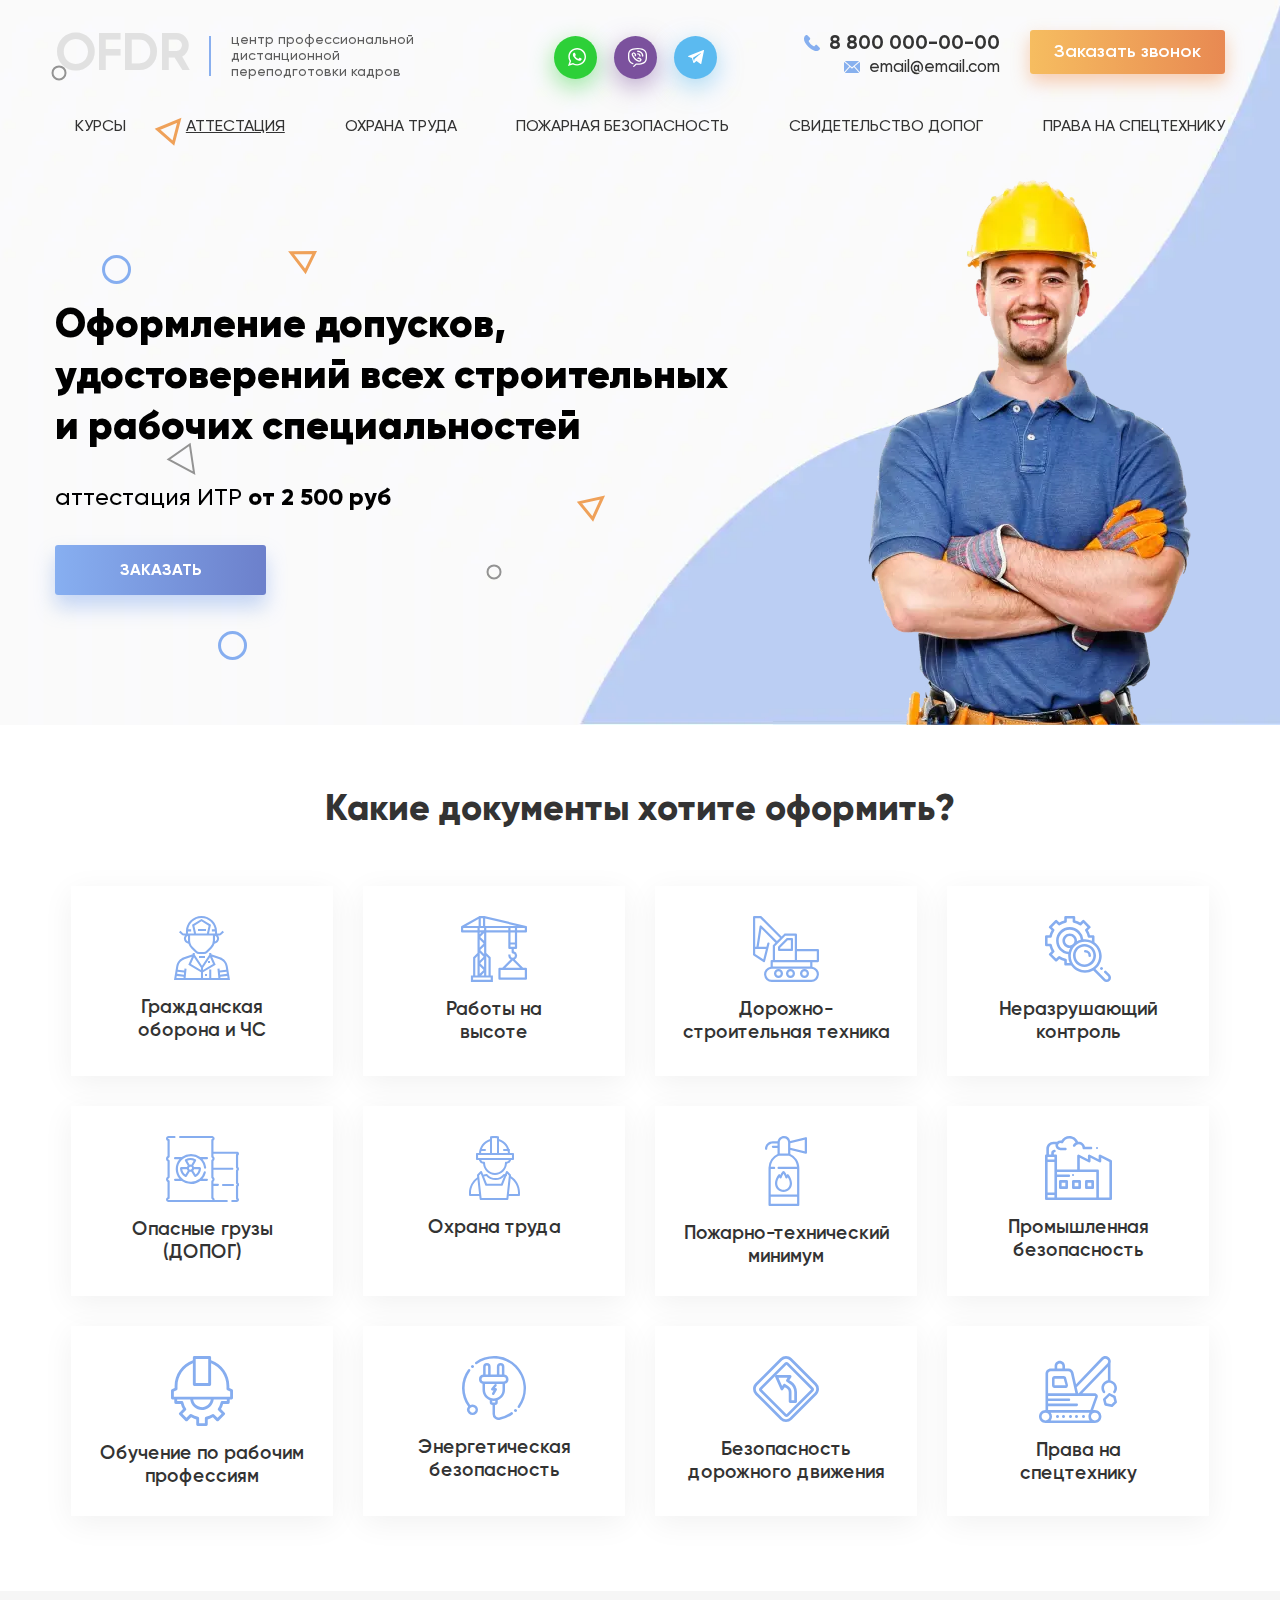
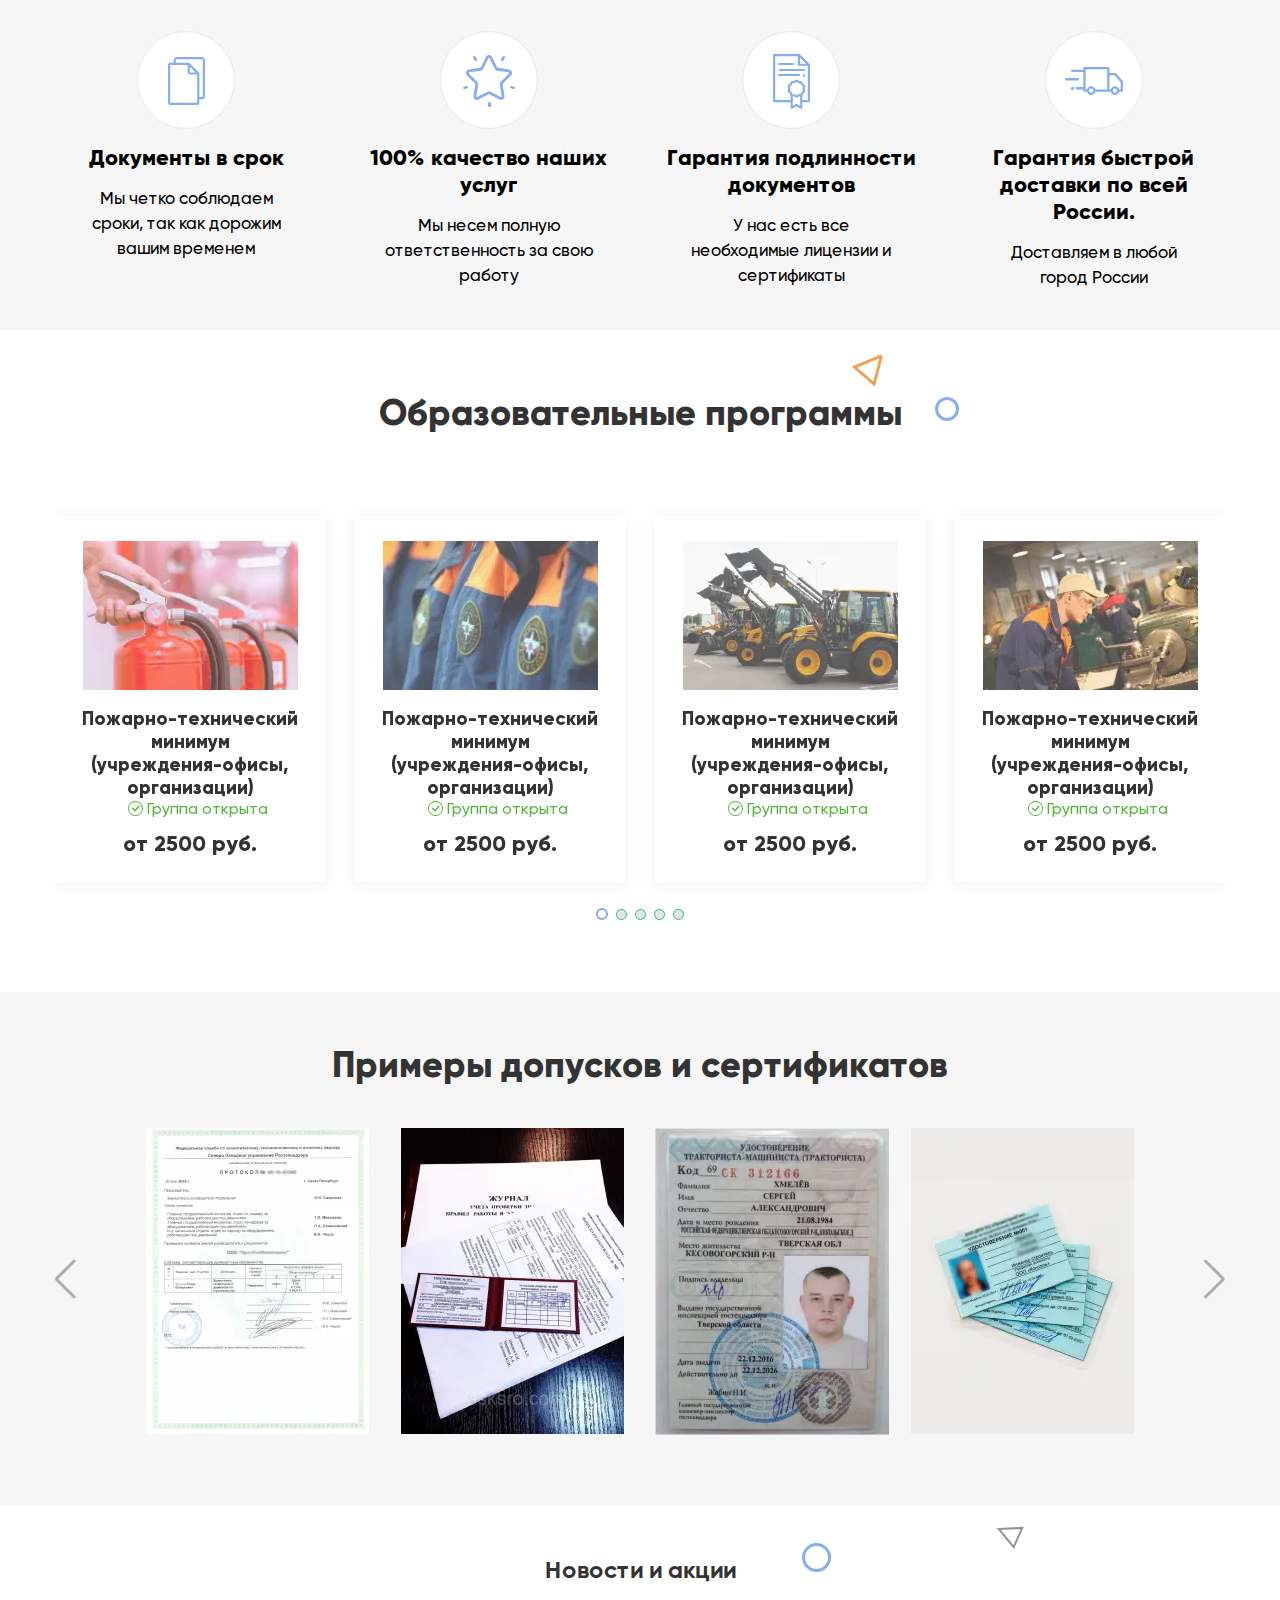
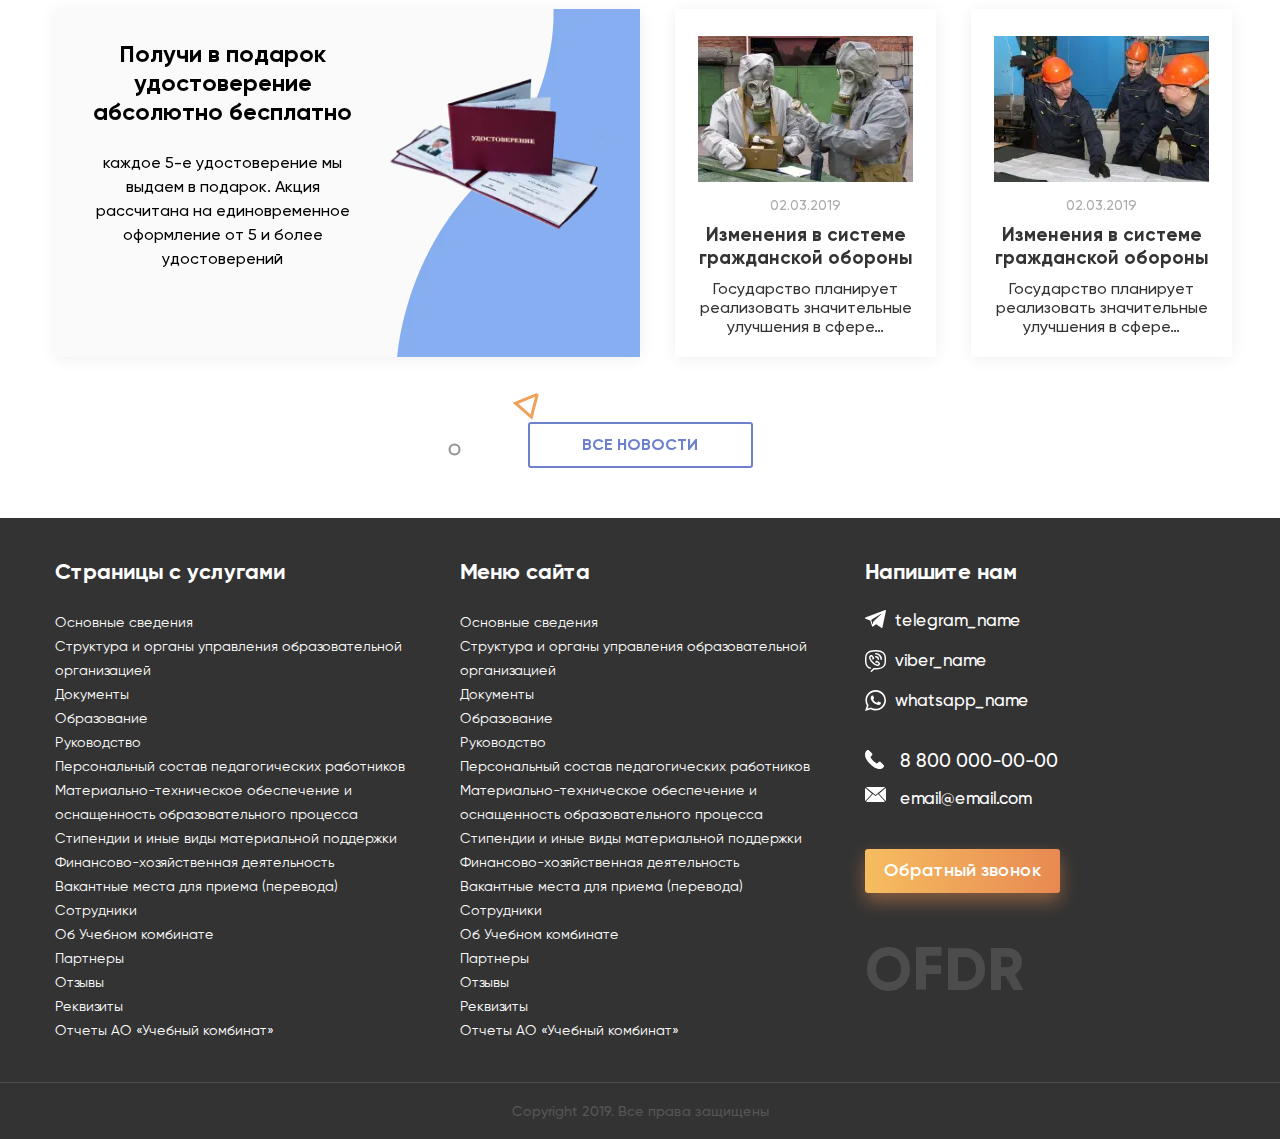
<file: index.html>
<!DOCTYPE html><html lang="ru"> <head>	<title>OFDR</title>	<meta charset="UTF-8">	<meta name="format-detection" content="telephone=no">	<link rel="stylesheet" href="css/style.min.css">	<link rel="shortcut icon" href="favicon.ico">	<!-- <meta name="robots" content="noindex, nofollow"> -->	<!-- <meta name="viewport" content="width=device-width, initial-scale=1.0, maximum-scale=1.0, user-scalable=0"> -->	<meta name="viewport" content="width=device-width, initial-scale=1.0"></head><body>	<div class="wrapper">		<header class="header" id="header">	<div class="header__content _container">		<div class="header__feedback">			<div class="header__column header__column_left">				<a href="index.html" class="header__logo">OFDR</a>				<ul class="header__logo-list">					<li class="header__logo-link">центр профессиональной </li>					<li class="header__logo-link">дистанционной </li>					<li class="header__logo-link">переподготовки кадров</li>				</ul>			</div>			<div class="header__column column-icon column-icon_header">				<a href="#" class="column-icon__img column-icon__img_1"></a>				<a href="#" class="column-icon__img column-icon__img_2"></a>				<a href="#" class="column-icon__img column-icon__img_3"></a>			</div>			<div class="header__column header__column_right">				<div class="icon-menu">					<span></span>					<span></span>					<span></span>				</div>				<div class="header__contact contact-header contact-header_header">					<a href="tel:+88000000000" class="contact-header__call contact-header__call_header">8 800						000-00-00</a>					<a href="mailto:email@email.com" class="contact-header__mail contact-header__mail_header">email@email.com</a>				</div>				<a href="contacts.html" class="header__btn btn btn_orange">Заказать звонок</a>			</div>		</div>			<nav class="header__menu menu">				<ul class="menu__body">					<li><a class="menu__link " href="#">Курсы</a></li>					<li><a class="menu__link underline" href="certification.html">АТТЕСТАЦИЯ</a></li>					<li><a class="menu__link" href="#">ОХРАНА ТРУДА</a></li>					<li><a class="menu__link" href="#">ПОЖАРНАЯ БЕЗОПАСНОСТЬ</a></li>					<li><a class="menu__link" href="#">СВИДЕТЕЛЬСТВО ДОПОГ</a></li>					<li><a class="menu__link" href="#">ПРАВА НА СПЕЦТЕХНИКУ</a></li>				</ul>			</nav>	</div></header>		<main class="page">			<section class="main-screen" id="main">				<div class='main-screen__content _container'>					<div class="main-screen__item">						<h1 class="main-screen__title">Оформление допусков, удостоверений всех строительных и рабочих специальностей						</h1>						<h2 class="main-screen__subtitle">аттестация ИТР <span>от 2 500 руб</span></h2>						<a href="contacts.html" class="main-screen__btn btn btn_blue">Заказать</a>					</div>					<div class="main-screen__image">						<picture><source srcset="img/header/man.webp" type="image/webp"><img src="img/header/man.png" alt="" data-depth="0.08" class="layer"></picture>					</div>				</div>				<div class="main-screen__parallax parallax">					<ul class="parallax__list">						<li data-depth="0.30">							<div class="parallax__figures parallax__figures_1">								<picture><source srcset="img/decoration/1/Oval_12.svg" type="image/webp"><img src="img/decoration/1/Oval_12.svg" alt=""></picture>							</div>						</li>						<li data-depth="0.35">							<div class="parallax__figures parallax__figures_2">								<picture><source srcset="img/decoration/1/Oval.svg" type="image/webp"><img src="img/decoration/1/Oval.svg" alt=""></picture>							</div>						</li>						<li data-depth="0.40">							<div class="parallax__figures parallax__figures_3">								<picture><source srcset="img/decoration/1/Triangle_3.svg" type="image/webp"><img src="img/decoration/1/Triangle_3.svg" alt=""></picture>							</div>						</li>						<li data-depth="0.45">							<div class="parallax__figures parallax__figures_4">								<picture><source srcset="img/decoration/1/Triangle_2.svg" type="image/webp"><img src="img/decoration/1/Triangle_2.svg" alt=""></picture>							</div>						</li>						<li data-depth="0.50">							<div class="parallax__figures parallax__figures_5">								<picture><source srcset="img/decoration/1/Triangle.svg" type="image/webp"><img src="img/decoration/1/Triangle.svg" alt=""></picture>							</div>						</li>						<li data-depth="0.55">							<div class="parallax__figures parallax__figures_6">								<picture><source srcset="img/decoration/1/Oval_10.svg" type="image/webp"><img src="img/decoration/1/Oval_10.svg" alt=""></picture>							</div>						</li>						<li data-depth="0.60">							<div class="parallax__figures parallax__figures_7">								<picture><source srcset="img/decoration/1/Oval_11.svg" type="image/webp"><img src="img/decoration/1/Oval_11.svg" alt=""></picture>							</div>						</li>						<li data-depth="0.65">							<div class="parallax__figures parallax__figures_8">								<picture><source srcset="img/decoration/1/Triangle_4.svg" type="image/webp"><img src="img/decoration/1/Triangle_4.svg" alt=""></picture>							</div>						</li>					</ul>				</div>			</section>			<section class="how-doc">				<div class='how-doc__content _container'>					<h2 class="how-doc__title title">Какие документы хотите оформить?</h2>					<div class="how-doc__column">						<a href="#" class="how-doc__item">							<div class="how-doc__img">								<picture><source srcset="img/doc/01.svg" type="image/webp"><img src="img/doc/01.svg" alt=""></picture>							</div>							<p>								Гражданская <br>								оборона и ЧС							</p>						</a>						<a href="#" class="how-doc__item">							<div class="how-doc__img">								<picture><source srcset="img/doc/02.svg" type="image/webp"><img src="img/doc/02.svg" alt=""></picture>							</div>							<p>								Работы на <br>								высоте							</p>						</a>						<a href="#" class="how-doc__item">							<div class="how-doc__img">								<picture><source srcset="img/doc/03.svg" type="image/webp"><img src="img/doc/03.svg" alt=""></picture>							</div>							<p>								Дорожно- <br>								строительная техника							</p>						</a>						<a href="#" class="how-doc__item">							<div class="how-doc__img">								<picture><source srcset="img/doc/04.svg" type="image/webp"><img src="img/doc/04.svg" alt=""></picture>							</div>							<p>								Неразрушающий <br>								контроль							</p>						</a>					</div>					<div class="how-doc__column">						<a href="#" class="how-doc__item">							<div class="how-doc__img">								<picture><source srcset="img/doc/05.svg" type="image/webp"><img src="img/doc/05.svg" alt=""></picture>							</div>							<p>								Опасные грузы <br>								(ДОПОГ)							</p>						</a>						<a href="#" class="how-doc__item">							<div class="how-doc__img">								<picture><source srcset="img/doc/06.svg" type="image/webp"><img src="img/doc/06.svg" alt=""></picture>							</div>							<p>								Охрана труда							</p>						</a>						<a href="#" class="how-doc__item">							<div class="how-doc__img">								<picture><source srcset="img/doc/07.svg" type="image/webp"><img src="img/doc/07.svg" alt=""></picture>							</div>							<p>								Пожарно-технический <br>								минимум							</p>						</a>						<a href="#" class="how-doc__item">							<div class="how-doc__img">								<picture><source srcset="img/doc/08.svg" type="image/webp"><img src="img/doc/08.svg" alt=""></picture>							</div>							<p>								Промышленная <br>								безопасность							</p>						</a>					</div>					<div class="how-doc__column">						<a href="#" class="how-doc__item">							<div class="how-doc__img">								<picture><source srcset="img/doc/09.svg" type="image/webp"><img src="img/doc/09.svg" alt=""></picture>							</div>							<p>								Обучение по рабочим <br>								профессиям							</p>						</a>						<a href="#" class="how-doc__item">							<div class="how-doc__img">								<picture><source srcset="img/doc/10.svg" type="image/webp"><img src="img/doc/10.svg" alt=""></picture>							</div>							<p>								Энергетическая <br>								безопасность							</p>						</a>						<a href="#" class="how-doc__item">							<div class="how-doc__img">								<picture><source srcset="img/doc/11.svg" type="image/webp"><img src="img/doc/11.svg" alt=""></picture>							</div>							<p>								Безопасность <br>								дорожного движения							</p>						</a>						<a href="#" class="how-doc__item">							<div class="how-doc__img">								<picture><source srcset="img/doc/12.svg" type="image/webp"><img src="img/doc/12.svg" alt=""></picture>							</div>							<p>								Права на <br>								спецтехнику							</p>						</a>					</div>				</div>							</section>			<div class="how-doc__privilege privilege">				<div class="privilege__content _container">					<div class="privilege__item">						<div class="privilege__icon privilege__icon_1">							<picture><source srcset="img/doc/icon/1.svg" type="image/webp"><img src="img/doc/icon/1.svg" alt=""></picture>						</div>						<h2 class="privilege__title">Документы в срок</h2>						<p class="privilege__text">Мы четко соблюдаем сроки, так как дорожим вашим временем</p>					</div>					<div class="privilege__item">						<div class="privilege__icon privilege__icon_2">							<picture><source srcset="img/doc/icon/2.svg" type="image/webp"><img src="img/doc/icon/2.svg" alt=""></picture>						</div>						<h2 class="privilege__title">100% качество наших услуг</h2>						<p class="privilege__text">Мы несем полную ответственность за свою работу</p>					</div>					<div class="privilege__item">						<div class="privilege__icon privilege__icon_3">							<picture><source srcset="img/doc/icon/3.svg" type="image/webp"><img src="img/doc/icon/3.svg" alt=""></picture>						</div>						<h2 class="privilege__title">Гарантия подлинности документов </h2>						<p class="privilege__text">У нас есть все необходимые лицензии и сертификаты</p>					</div>					<div class="privilege__item">						<div class="privilege__icon privilege__icon_4">							<picture><source srcset="img/doc/icon/4.svg" type="image/webp"><img src="img/doc/icon/4.svg" alt=""></picture>						</div>						<h2 class="privilege__title">Гарантия быстрой доставки по всей России.</h2>						<p class="privilege__text">Доставляем в любой город России</p>					</div>				</div>			</div>			<section class="education">				<div class='_container'>					<h2 class="education__title title">Образовательные программы</h2>					<div class="education__card card swiper-container">						<div class="card__wrapper swiper-wrapper">							<div class="card__item swiper-slide">								<picture><source srcset="img/education/01.webp" type="image/webp"><img src="img/education/01.jpg" alt=""></picture>								<h3 class="card__title">Пожарно-технический минимум<br> (учреждения-офисы, организации)</h3>								<span class="card__open">									<picture><source srcset="img/education/done.svg" type="image/webp"><img src="img/education/done.svg" alt=""></picture>									Группа открыта								</span>								<p class="card__cost">от 2500 руб.</p>							</div>							<div class="card__item swiper-slide">								<picture><source srcset="img/education/02.webp" type="image/webp"><img src="img/education/02.jpg" alt=""></picture>								<h3 class="card__title">Пожарно-технический минимум<br> (учреждения-офисы, организации)</h3>								<span class="card__open">									<picture><source srcset="img/education/done.svg" type="image/webp"><img src="img/education/done.svg" alt=""></picture>									Группа открыта								</span>								<p class="card__cost">от 2500 руб.</p>							</div>							<div class="card__item swiper-slide">								<picture><source srcset="img/education/03.webp" type="image/webp"><img src="img/education/03.jpg" alt=""></picture>								<h3 class="card__title">Пожарно-технический минимум<br> (учреждения-офисы, организации)</h3>								<span class="card__open">									<picture><source srcset="img/education/done.svg" type="image/webp"><img src="img/education/done.svg" alt=""></picture>									Группа открыта								</span>								<p class="card__cost">от 2500 руб.</p>							</div>							<div class="card__item swiper-slide">								<picture><source srcset="img/education/04.webp" type="image/webp"><img src="img/education/04.jpg" alt=""></picture>								<h3 class="card__title">Пожарно-технический минимум<br> (учреждения-офисы, организации)</h3>								<span class="card__open">									<picture><source srcset="img/education/done.svg" type="image/webp"><img src="img/education/done.svg" alt=""></picture>									Группа открыта								</span>								<p class="card__cost">от 2500 руб.</p>							</div>							<div class="card__item swiper-slide">								<picture><source srcset="img/education/01.webp" type="image/webp"><img src="img/education/01.jpg" alt=""></picture>								<h3 class="card__title">Пожарно-технический минимум<br> (учреждения-офисы, организации)</h3>								<span class="card__open">									<picture><source srcset="img/education/done.svg" type="image/webp"><img src="img/education/done.svg" alt=""></picture>									Группа открыта								</span>								<p class="card__cost">от 2500 руб.</p>							</div>						</div>						<div class="card__pagination swiper-pagination"></div>					</div>					<div class="parallax">						<ul class="parallax__list">							<li data-depth="0.15">								<div class="parallax__figures parallax__figures_9">									<picture><source srcset="img/decoration/2/Oval_15.svg" type="image/webp"><img src="img/decoration/2/Oval_15.svg" alt=""></picture>								</div>							</li>							<li data-depth="0.25">								<div class="parallax__figures parallax__figures_10">									<picture><source srcset="img/decoration/2/Triangle_7.svg" type="image/webp"><img src="img/decoration/2/Triangle_7.svg" alt=""></picture>								</div>							</li>						</ul>					</div>				</div>			</section>			<section class="entry">				<div class='entry__container _container'>					<h2 class="entry__title title">Примеры допусков и сертификатов</h2>					<div class="entry__images swiper-container">						<div class="swiper-wrapper">							<div class="entry__item swiper-slide">								<picture><source srcset="img/entry/01.webp" type="image/webp"><img src="img/entry/01.jpg" alt=""></picture>							</div>							<div class="entry__item swiper-slide">								<picture><source srcset="img/entry/02.webp" type="image/webp"><img src="img/entry/02.jpg" alt=""></picture>							</div>							<div class="entry__item swiper-slide">								<picture><source srcset="img/entry/03.webp" type="image/webp"><img src="img/entry/03.jpg" alt=""></picture>							</div>							<div class="entry__item swiper-slide">								<picture><source srcset="img/entry/04.webp" type="image/webp"><img src="img/entry/04.jpg" alt=""></picture>							</div>							<div class="entry__item swiper-slide">								<picture><source srcset="img/entry/02.webp" type="image/webp"><img src="img/entry/02.jpg" alt=""></picture>							</div>						</div>					</div>					<div class="swiper-button-prev"></div>					<div class="swiper-button-next"></div>				</div>			</section>			<section class="news-block">				<div class='_container'>					<h2 class="news-block__title title">Новости и акции</h2>					<div class="news-block__row">						<div class="news-block__column news-block__column_left">							<div class="news-block__items">								<h3 class="news-block__title">Получи в подарок удостоверение <br> абсолютно <span>бесплатно									</span>								</h3>								<p class="news-block__text">каждое 5-е удостоверение мы выдаем в подарок. Акция рассчитана на									единовременное оформление от 5 и более удостоверений</p>							</div>							<picture><source srcset="img/news/pasword.webp" type="image/webp"><img src="img/news/pasword.png" alt=""></picture>						</div>						<div class="news-block__column news-block__column_right">							<a href="#" class="news-block__item item-news item-news_padding">								<picture><source srcset="img/news/01.webp" type="image/webp"><img src="img/news/01.jpg" alt=""></picture>								<time datetime="2019-03-02">02.03.2019</time>								<h3 class="item-news__title">Изменения в системе гражданской обороны</h3>								<p class="item-news__text">Государство планирует реализовать значительные улучшения в сфере…								</p>							</a>							<a href="#" class="news-block__item item-news item-news_padding">								<picture><source srcset="img/news/02.webp" type="image/webp"><img src="img/news/02.jpg" alt=""></picture>								<time datetime="2019-03-02">02.03.2019</time>								<h3 class="item-news__title">Изменения в системе гражданской обороны</h3>								<p class="item-news__text">Государство планирует реализовать значительные улучшения в сфере…								</p>							</a>						</div>					</div>					<a href="news.html" class="news-block__btn btn btn_clear">ВСЕ НОВОСТИ</a>				</div>				<div class="parallax">					<ul class="parallax__list">						<li data-depth="0.15">							<div class="parallax__figures parallax__figures_11">								<picture><source srcset="img/decoration/3/Oval_18.svg" type="image/webp"><img src="img/decoration/3/Oval_18.svg" alt=""></picture>							</div>						</li>						<li data-depth="0.25">							<div class="parallax__figures parallax__figures_12">								<picture><source srcset="img/decoration/3/Triangle_8.svg" type="image/webp"><img src="img/decoration/3/Triangle_8.svg" alt=""></picture>							</div>						</li>						<li data-depth="0.15">							<div class="parallax__figures parallax__figures_13">								<picture><source srcset="img/decoration/3/Oval_17.svg" type="image/webp"><img src="img/decoration/3/Oval_17.svg" alt=""></picture>							</div>						</li>						<li data-depth="0.25">							<div class="parallax__figures parallax__figures_14">								<picture><source srcset="img/decoration/3/Triangle_9.svg" type="image/webp"><img src="img/decoration/3/Triangle_9.svg" alt=""></picture>							</div>						</li>					</ul>				</div>			</section>					</main>		<footer class="footer">	<div class='_container'>		<div class="footer__row">			<div class="footer__column">				<h2 class="footer__title">Страницы с услугами</h2>				<ul class="footer__list">					<li><a href="#" class="footer__link">Основные сведения</a></li>					<li><a href="#" class="footer__link">Структура и органы управления образовательной организацией</a></li>					<li><a href="#" class="footer__link">Документы</a></li>					<li><a href="#" class="footer__link">Образование</a></li>					<li><a href="#" class="footer__link">Руководство</a></li>					<li><a href="#" class="footer__link">Персональный состав педагогических работников</a></li>					<li><a href="#" class="footer__link">Материально-техническое обеспечение и оснащенность образовательного							процесса</a></li>					<li><a href="#" class="footer__link">Стипендии и иные виды материальной поддержки</a></li>					<li><a href="#" class="footer__link">Финансово-хозяйственная деятельность</a></li>					<li><a href="#" class="footer__link">Вакантные места для приема (перевода)</a></li>					<li><a href="#" class="footer__link">Сотрудники</a></li>					<li><a href="#" class="footer__link">Об Учебном комбинате</a></li>					<li><a href="#" class="footer__link">Партнеры</a></li>					<li><a href="#" class="footer__link">Отзывы</a></li>					<li><a href="#" class="footer__link">Реквизиты</a></li>					<li><a href="#" class="footer__link">Отчеты АО «Учебный комбинат»</a></li>				</ul>			</div>			<div class="footer__column">				<h2 class="footer__title">Меню сайта</h2>				<ul class="footer__list">					<li><a href="#" class="footer__link">Основные сведения</a></li>					<li><a href="#" class="footer__link">Структура и органы управления образовательной организацией</a></li>					<li><a href="#" class="footer__link">Документы</a></li>					<li><a href="#" class="footer__link">Образование</a></li>					<li><a href="#" class="footer__link">Руководство</a></li>					<li><a href="#" class="footer__link">Персональный состав педагогических работников</a></li>					<li><a href="#" class="footer__link">Материально-техническое обеспечение и оснащенность образовательного							процесса</a></li>					<li><a href="#" class="footer__link">Стипендии и иные виды материальной поддержки</a></li>					<li><a href="#" class="footer__link">Финансово-хозяйственная деятельность</a></li>					<li><a href="#" class="footer__link">Вакантные места для приема (перевода)</a></li>					<li><a href="#" class="footer__link">Сотрудники</a></li>					<li><a href="#" class="footer__link">Об Учебном комбинате</a></li>					<li><a href="#" class="footer__link">Партнеры</a></li>					<li><a href="#" class="footer__link">Отзывы</a></li>					<li><a href="#" class="footer__link">Реквизиты</a></li>					<li><a href="#" class="footer__link">Отчеты АО «Учебный комбинат»</a></li>				</ul>			</div>			<div class="footer__column">				<h2 class="footer__title">Напишите нам</h2>				<ul class="footer__contacts">					<li><a href="#" class="footer__contact footer__contact_1">telegram_name</a></li>					<li><a href="#" class="footer__contact footer__contact_2">viber_name</a></li>					<li><a href="#" class="footer__contact footer__contact_3">whatsapp_name</a></li>				</ul>				<a href="tell:88000000000" class="footer__feedback footer__feedback_1">8 800 000-00-00</a>				<a href="mail:email@email.com" class="footer__feedback footer__feedback_2">email@email.com</a>				<a href="contacts.html" class="footer__btn btn btn_orange">Обратный звонок</a>				<a href="#" class="footer__ofdr">OFDR</a>			</div>		</div>	</div>	<div class="footer__footer">		<p>Copyright 2019. Все права защищены</p>	</div></footer>	</div>	<div class="popup" id="popup">	<div class="popup__content">		<div class="popup__body">			<div class="popup__close"></div>			<div class="popup__form"></div>			<!-- <p>Форма успешно пошла в обработку!</p>			<p>Форма успешно пошла в обработку!</p>			<p>Форма успешно пошла в обработку!</p>			<p>Форма успешно пошла в обработку!</p>			<p>Форма успешно пошла в обработку!</p> -->		</div>	</div></div><!-- <div class="popup popup_video">	<div class="popup__content">		<div class="popup__body">			<div class="popup__close popup__close_video"></div>			<div class="popup__video _video"></div>		</div>	</div></div> -->	<script src="https://code.jquery.com/jquery-3.3.1.min.js"></script><script src="js/vendors.min.js"></script><script src="js/app.min.js"></script></body></html>
</file>
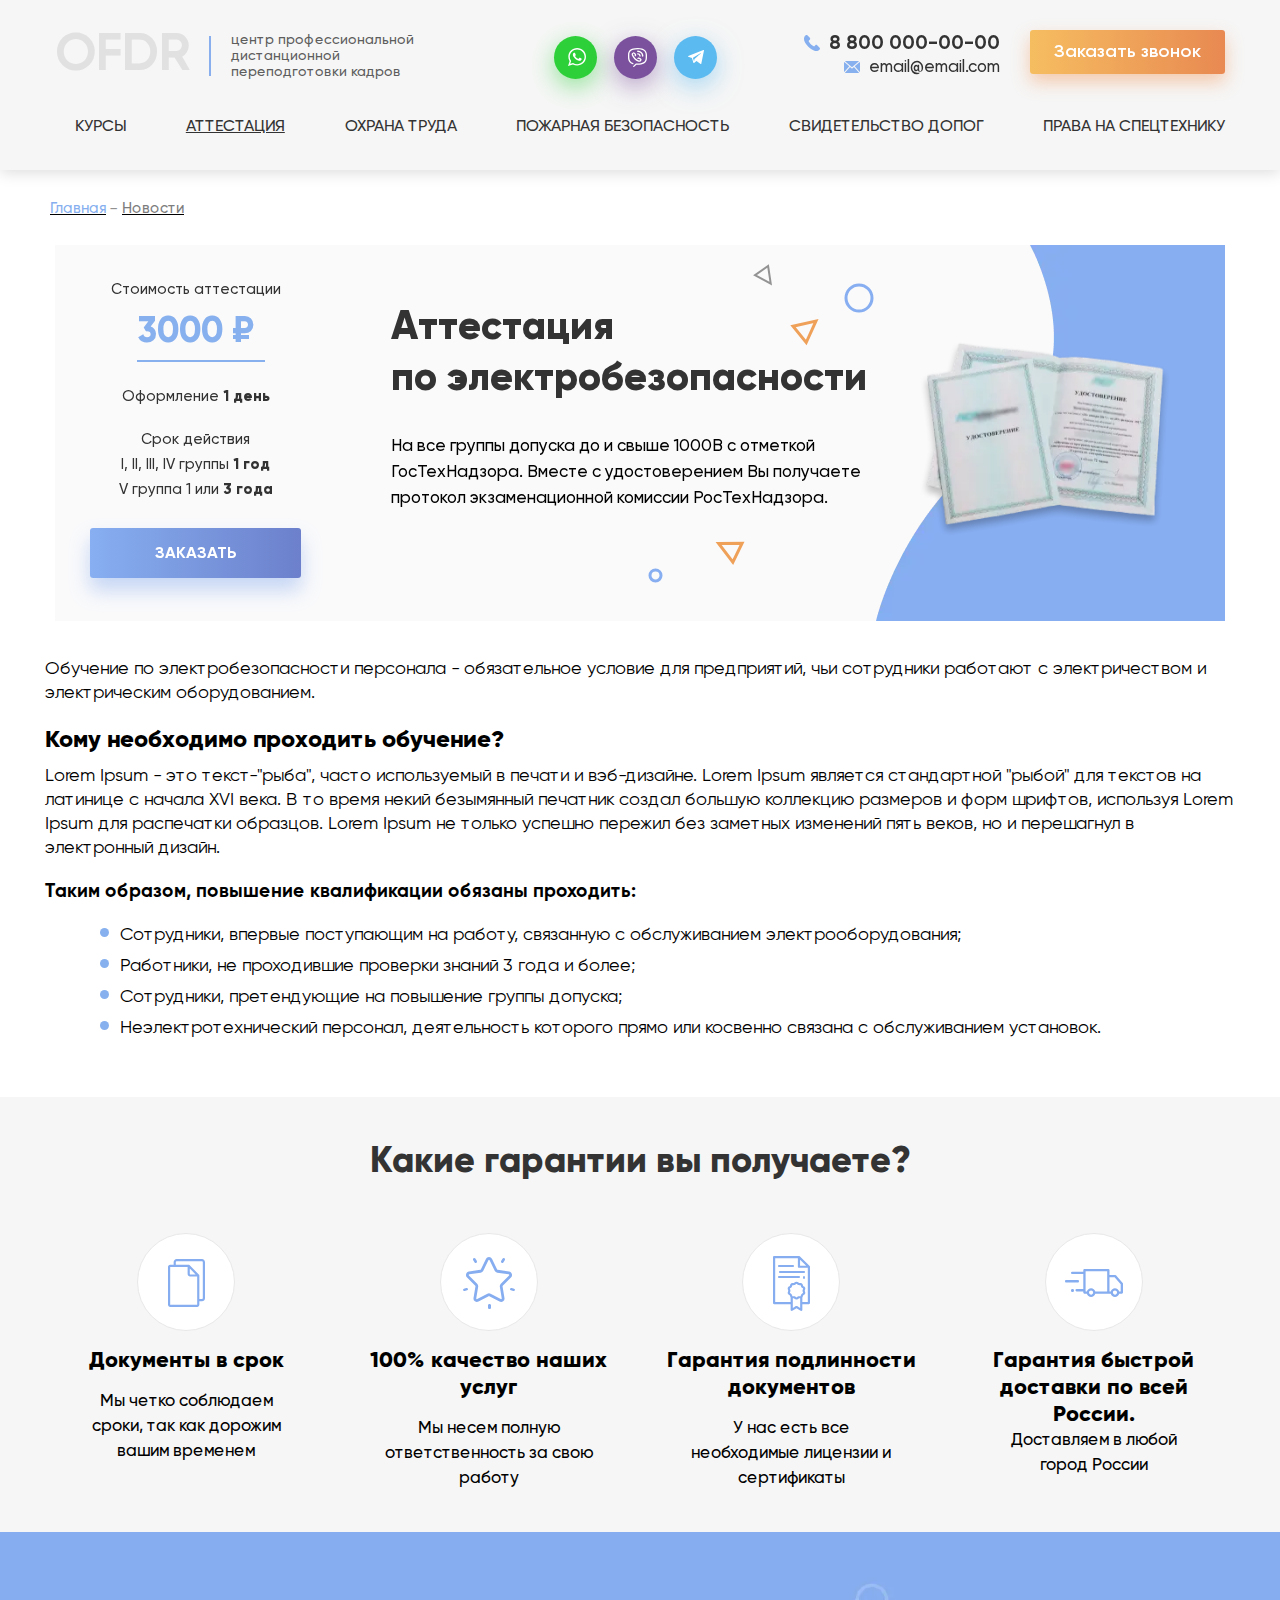
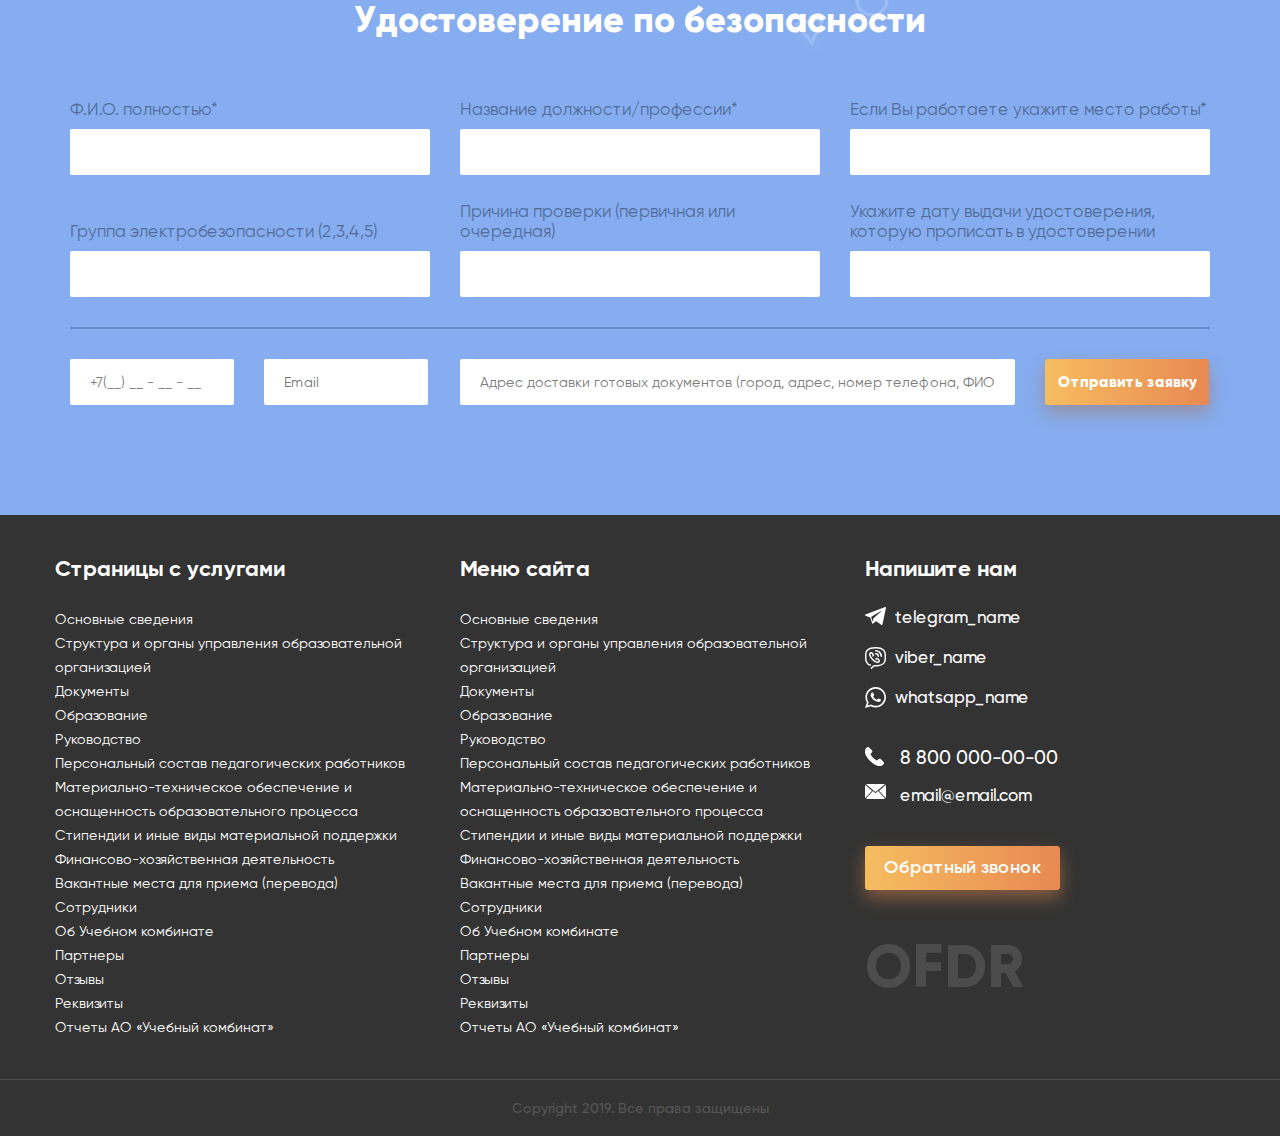
<file: certification.html>
<!DOCTYPE html><html lang="ru"> <head>	<title>OFDR certification</title>	<meta charset="UTF-8">	<meta name="format-detection" content="telephone=no">	<link rel="stylesheet" href="css/style.min.css">	<link rel="shortcut icon" href="favicon.ico">	<!-- <meta name="robots" content="noindex, nofollow"> -->	<!-- <meta name="viewport" content="width=device-width, initial-scale=1.0, maximum-scale=1.0, user-scalable=0"> -->	<meta name="viewport" content="width=device-width, initial-scale=1.0"></head><body>	<div class="wrapper">		<header class="header header_bg" id="header">	<div class="_container">		<div class="header__body">			<div class="header__feedback">				<div class="header__column header__column_left">					<a href="index.html" class="header__logo">OFDR</a>					<ul class="header__logo-list">						<li class="header__logo-link">центр профессиональной </li>						<li class="header__logo-link">дистанционной </li>						<li class="header__logo-link">переподготовки кадров</li>					</ul>				</div>				<div class="header__column column-icon column-icon_header">					<a href="#" class="column-icon__img column-icon__img_1"></a>					<a href="#" class="column-icon__img column-icon__img_2"></a>					<a href="#" class="column-icon__img column-icon__img_3"></a>				</div>				<div class="header__column header__column_right">					<div class="header__burger">						<span></span>					</div>					<div class="header__contact contact-header contact-header_header">						<a href="tel:+88000000000" class="contact-header__call contact-header__call_header">8 800							000-00-00</a>						<a href="mailto:email@email.com"							class="contact-header__mail contact-header__mail_header">email@email.com</a>					</div>					<a href="contacts.html" class="header__btn btn btn_orange">Заказать звонок</a>				</div>			</div>			<nav class="header__menu menu">				<ul class="menu__body">					<li><a class="menu__link " href="#">Курсы</a></li>					<li><a class="menu__link underline" href="certification.html">АТТЕСТАЦИЯ</a></li>					<li><a class="menu__link" href="#">ОХРАНА ТРУДА</a></li>					<li><a class="menu__link" href="#">ПОЖАРНАЯ БЕЗОПАСНОСТЬ</a></li>					<li><a class="menu__link" href="#">СВИДЕТЕЛЬСТВО ДОПОГ</a></li>					<li><a class="menu__link" href="#">ПРАВА НА СПЕЦТЕХНИКУ</a></li>				</ul>			</nav>		</div>	</div></header>		<main class="page">			<nav class="breadcrumbs _container">	<ul class="breadcrumbs__list">		<li><a href="index.html" class="breadcrumbs__link">Главная</a></li>		<li><span class="breadcrumbs__item">Новости</span></li>	</ul></nav>			<section class="certification _container" id="main">				<div class="certification__row">					<div class="certification__column certification__column_left">						<p class="certification__cost">Стоимость аттестации</p>						<p class="certification__price">3000 ₽</p>						<ul class="certification__registration">							<li class="certification__term">Оформление <span>1 день</span></li>							<li class="certification__term">Срок действия</li>							<li class="certification__term">I, II, III, IV группы <span>1 год</span></li>							<li class="certification__term">V группа 1 или <span>3 года</span></li>						</ul>						<a href="contacts.html" class="certification__btn btn btn_blue">ЗАКАЗАТЬ</a>					</div>					<div class="certification__column certification__column_center">						<h1 class="certification__title">Аттестация <br> по электробезопасности</h1>						<p class="certification__text">На все группы допуска до и свыше 1000В с отметкой ГосТехНадзора.							Вместе с удостоверением Вы получаете протокол экзаменационной комиссии РосТехНадзора. </p>					</div>					<div class="certification__column certification__column_right">						<picture><source srcset="img/bg/book.webp" type="image/webp"><img src="img/bg/book.png" alt=""></picture>					</div>					<div class="parallax">						<ul class="parallax__list">							<li data-depth="0.15">								<div class="parallax__figures parallax__figures_15">									<picture><source srcset="img/decoration/4/01.svg" type="image/webp"><img src="img/decoration/4/01.svg" alt=""></picture>								</div>							</li>							<li data-depth="0.15">								<div class="parallax__figures parallax__figures_16">									<picture><source srcset="img/decoration/4/02.svg" type="image/webp"><img src="img/decoration/4/02.svg" alt=""></picture>								</div>							</li>							<li data-depth="0.15">								<div class="parallax__figures parallax__figures_17">									<picture><source srcset="img/decoration/4/03.svg" type="image/webp"><img src="img/decoration/4/03.svg" alt=""></picture>								</div>							</li>							<li data-depth="0.15">								<div class="parallax__figures parallax__figures_18">									<picture><source srcset="img/decoration/4/04.svg" type="image/webp"><img src="img/decoration/4/04.svg" alt=""></picture>								</div>							</li>							<li data-depth="0.15">								<div class="parallax__figures parallax__figures_19">									<picture><source srcset="img/decoration/4/05.svg" type="image/webp"><img src="img/decoration/4/05.svg" alt=""></picture>								</div>							</li>						</ul>					</div>				</div>			</section>			<section class="training _container">				<div class="training__text ">					<p>						Обучение по электробезопасности персонала - обязательное условие для предприятий, чьи сотрудники						работают с электричеством и электрическим оборудованием.					</p>				</div>				<h2 class="training__title">Кому необходимо проходить обучение?</h2>				<div class="training__text">					<p>						Lorem Ipsum - это текст-"рыба", часто используемый в печати и вэб-дизайне. Lorem Ipsum является						стандартной "рыбой" для текстов на латинице с начала XVI века. В то время некий безымянный печатник						создал большую коллекцию размеров и форм шрифтов, используя Lorem Ipsum для распечатки образцов.						Lorem Ipsum не только успешно пережил без заметных изменений пять веков, но и перешагнул в						электронный дизайн.					</p>				</div>				<h3 class="training__subtitle">Таким образом, повышение квалификации обязаны проходить:</h3>				<ul>					<li class="training__link">Сотрудники, впервые поступающим на работу, связанную с обслуживанием						электрооборудования;</li>					<li class="training__link">Работники, не проходившие проверки знаний 3 года и более;</li>					<li class="training__link">Сотрудники, претендующие на повышение группы допуска;</li>					<li class="training__link">Неэлектротехнический персонал, деятельность которого прямо или косвенно связана с						обслуживанием установок.</li>				</ul>			</section>			<section class="privilege">				<h2 class="privilege__title-1 title">Какие гарантии вы получаете?</h2>				<div class="privilege__content _container">					<div class="privilege__item">						<div class="privilege__icon privilege__icon_1">							<picture><source srcset="img/doc/icon/1.svg" type="image/webp"><img src="img/doc/icon/1.svg" alt=""></picture>						</div>						<h2 class="privilege__title">Документы в срок</h2>						<p class="privilege__text">Мы четко соблюдаем сроки, так как дорожим вашим временем</p>					</div>					<div class="privilege__item">						<div class="privilege__icon privilege__icon_2">							<picture><source srcset="img/doc/icon/2.svg" type="image/webp"><img src="img/doc/icon/2.svg" alt=""></picture>						</div>						<h2 class="privilege__title">100% качество наших услуг </h2>						<p class="privilege__text">Мы несем полную ответственность за свою работу</p>					</div>					<div class="privilege__item">						<div class="privilege__icon privilege__icon_3">							<picture><source srcset="img/doc/icon/3.svg" type="image/webp"><img src="img/doc/icon/3.svg" alt=""></picture>						</div>						<h2 class="privilege__title">Гарантия подлинности документов </h2>						<p class="privilege__text">У нас есть все необходимые лицензии и сертификаты</p>					</div>					<div class="privilege__item">						<div class="privilege__icon privilege__icon_4">							<picture><source srcset="img/doc/icon/4.svg" type="image/webp"><img src="img/doc/icon/4.svg" alt=""></picture>						</div>						<h2 class="privilege__title">Гарантия быстрой доставки по всей России.							<p class="privilege__text">Доставляем в любой город России</p>					</div>				</div>			</section>			<section class="form ">	<div class="form__container _container">		<h2 class="form__title title title_w">Удостоверение по безопасности</h2>		<form action="#" id="form" class="form__body" data-message='Форма успешно отправилась'>			<div class="form__row">				<div class="form__column">					<div class="form__item">						<label for="formName" class="form__label">Ф.И.О. полностью*</label>						<input id="formName" type="text" class="form__input input _req _text" data-value="">					</div>					<div class="form__item">						<label for="formDigital" class="form__label">Группа электробезопасности (2,3,4,5)</label>						<input id="formDigital" type="text" class="form__input input _digital" data-value="">					</div>				</div>				<div class="form__column">					<div class="form__item">						<label for="formName" class="form__label">Название должности/профессии*</label>						<input id="formName" type="text" class="form__input input _req _text" data-value="">					</div>					<div class="form__item">						<label for="formName" class="form__label">Причина проверки (первичная или очередная)</label>						<input id="formName" type="text" class="form__input input _text" data-value="">					</div>				</div>				<div class="form__column">					<div class="form__item">						<label for="formName" class="form__label">Если Вы работаете укажите место работы*</label>						<input id="formName" type="text" class="form__input input _req _text" data-value="">					</div>					<div class="form__item">						<label for="formName" class="form__label">Укажите дату выдачи удостоверения, которую прописать в							удостоверении</label>						<input id="formName" type="text" class="form__input input _text" data-value="">					</div>				</div>			</div>			<div class="form__content">				<div class="form__items">						<input type="tel" class="form__input input input_m _req _phone" data-value="+7(__) __ - __ - __">						<input type="email" class="form__input input input_m _req _email" placeholder="Email">				</div>					<input autocomplete="off" type="text" name="form[]"						data-value="Адрес доставки готовых документов (город, адрес, номер телефона, ФИО)" class="input input_b _req" />				<button type="submit" class="form__btn btn btn_oranges">Отправить заявку</button>			</div>		</form>	</div></section><!-- <section class="form">	<div class='_container'>		<form action="#" class="form__row">			<div class="form__contents">				<div class="form__column">					<div class="form__item">						<p>Ф.И.О. полностью</p>						<input autocomplete="off" type="text" name="form[]" class="input" />					</div>					<div class="form__item">						<p>Группа электробезопасности (2,3,4,5)</p>						<input autocomplete="off" type="text" name="form[]" class="input" />					</div>				</div>				<div class="form__column">					<div class="form__item">						<p>Название должности/профессии</p>						<input autocomplete="off" type="text" name="form[]" class="input" />					</div>					<div class="form__item">						<p>Причина проверки (первичная или <br> очередная)</p>						<input autocomplete="off" type="text" name="form[]" class="input" />					</div>				</div>				<div class="form__column">					<div class="form__item">						<p>Если Вы работаете укажите место работы</p>						<input autocomplete="off" type="text" name="form[]" class="input" />					</div>					<div class="form__item">						<p>Укажите дату выдачи удостоверения,<br> которую прописать в удостоверении</p>						<input autocomplete="off" type="text" name="form[]" class="input" />					</div>				</div>			</div>		</form>	</div></section>  -->		</main>		<footer class="footer">	<div class='_container'>		<div class="footer__row">			<div class="footer__column">				<h2 class="footer__title">Страницы с услугами</h2>				<ul class="footer__list">					<li><a href="#" class="footer__link">Основные сведения</a></li>					<li><a href="#" class="footer__link">Структура и органы управления образовательной организацией</a></li>					<li><a href="#" class="footer__link">Документы</a></li>					<li><a href="#" class="footer__link">Образование</a></li>					<li><a href="#" class="footer__link">Руководство</a></li>					<li><a href="#" class="footer__link">Персональный состав педагогических работников</a></li>					<li><a href="#" class="footer__link">Материально-техническое обеспечение и оснащенность образовательного							процесса</a></li>					<li><a href="#" class="footer__link">Стипендии и иные виды материальной поддержки</a></li>					<li><a href="#" class="footer__link">Финансово-хозяйственная деятельность</a></li>					<li><a href="#" class="footer__link">Вакантные места для приема (перевода)</a></li>					<li><a href="#" class="footer__link">Сотрудники</a></li>					<li><a href="#" class="footer__link">Об Учебном комбинате</a></li>					<li><a href="#" class="footer__link">Партнеры</a></li>					<li><a href="#" class="footer__link">Отзывы</a></li>					<li><a href="#" class="footer__link">Реквизиты</a></li>					<li><a href="#" class="footer__link">Отчеты АО «Учебный комбинат»</a></li>				</ul>			</div>			<div class="footer__column">				<h2 class="footer__title">Меню сайта</h2>				<ul class="footer__list">					<li><a href="#" class="footer__link">Основные сведения</a></li>					<li><a href="#" class="footer__link">Структура и органы управления образовательной организацией</a></li>					<li><a href="#" class="footer__link">Документы</a></li>					<li><a href="#" class="footer__link">Образование</a></li>					<li><a href="#" class="footer__link">Руководство</a></li>					<li><a href="#" class="footer__link">Персональный состав педагогических работников</a></li>					<li><a href="#" class="footer__link">Материально-техническое обеспечение и оснащенность образовательного							процесса</a></li>					<li><a href="#" class="footer__link">Стипендии и иные виды материальной поддержки</a></li>					<li><a href="#" class="footer__link">Финансово-хозяйственная деятельность</a></li>					<li><a href="#" class="footer__link">Вакантные места для приема (перевода)</a></li>					<li><a href="#" class="footer__link">Сотрудники</a></li>					<li><a href="#" class="footer__link">Об Учебном комбинате</a></li>					<li><a href="#" class="footer__link">Партнеры</a></li>					<li><a href="#" class="footer__link">Отзывы</a></li>					<li><a href="#" class="footer__link">Реквизиты</a></li>					<li><a href="#" class="footer__link">Отчеты АО «Учебный комбинат»</a></li>				</ul>			</div>			<div class="footer__column">				<h2 class="footer__title">Напишите нам</h2>				<ul class="footer__contacts">					<li><a href="#" class="footer__contact footer__contact_1">telegram_name</a></li>					<li><a href="#" class="footer__contact footer__contact_2">viber_name</a></li>					<li><a href="#" class="footer__contact footer__contact_3">whatsapp_name</a></li>				</ul>				<a href="tell:88000000000" class="footer__feedback footer__feedback_1">8 800 000-00-00</a>				<a href="mail:email@email.com" class="footer__feedback footer__feedback_2">email@email.com</a>				<a href="contacts.html" class="footer__btn btn btn_orange">Обратный звонок</a>				<a href="#" class="footer__ofdr">OFDR</a>			</div>		</div>	</div>	<div class="footer__footer">		<p>Copyright 2019. Все права защищены</p>	</div></footer>	</div>	<div class="popup" id="popup">	<div class="popup__content">		<div class="popup__body">			<div class="popup__close"></div>			<div class="popup__form"></div>			<!-- <p>Форма успешно пошла в обработку!</p>			<p>Форма успешно пошла в обработку!</p>			<p>Форма успешно пошла в обработку!</p>			<p>Форма успешно пошла в обработку!</p>			<p>Форма успешно пошла в обработку!</p> -->		</div>	</div></div><!-- <div class="popup popup_video">	<div class="popup__content">		<div class="popup__body">			<div class="popup__close popup__close_video"></div>			<div class="popup__video _video"></div>		</div>	</div></div> -->	<script src="https://code.jquery.com/jquery-3.3.1.min.js"></script><script src="js/vendors.min.js"></script><script src="js/app.min.js"></script></body></html>
</file>
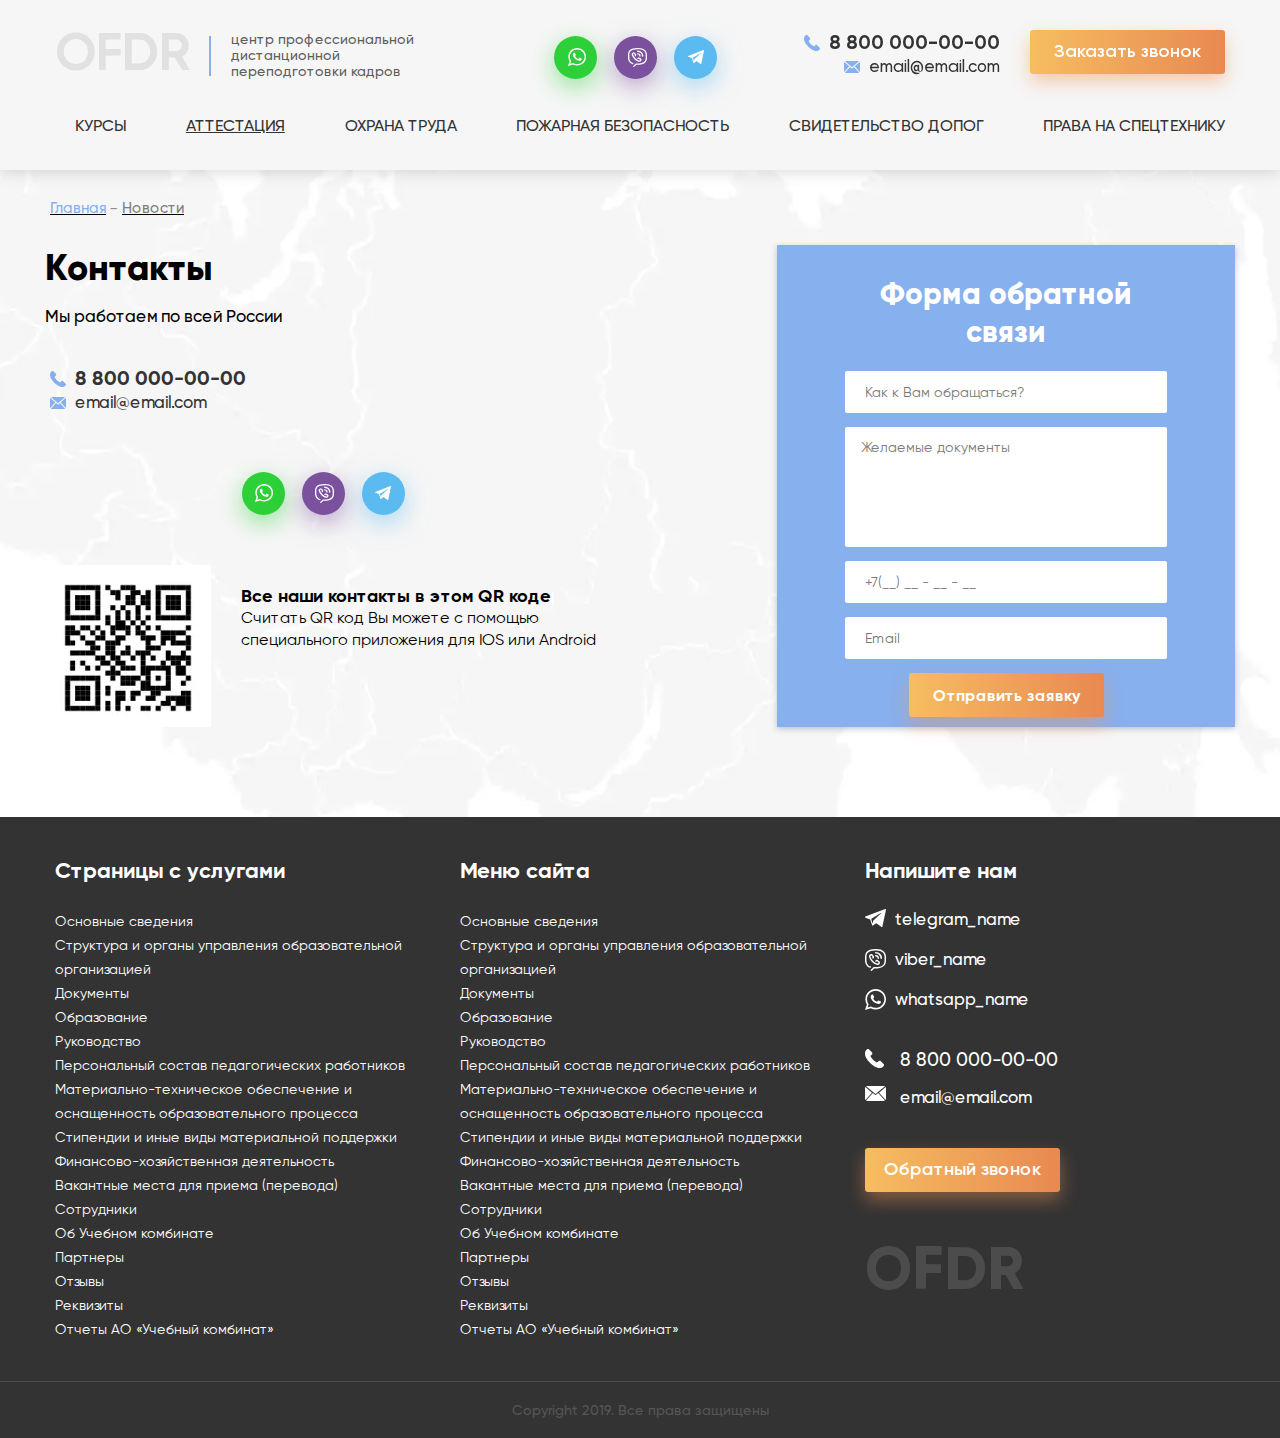
<file: contacts.html>
<!DOCTYPE html><html lang="ru"> <head>	<title>OFDR contact</title>	<meta charset="UTF-8">	<meta name="format-detection" content="telephone=no">	<link rel="stylesheet" href="css/style.min.css">	<link rel="shortcut icon" href="favicon.ico">	<!-- <meta name="robots" content="noindex, nofollow"> -->	<!-- <meta name="viewport" content="width=device-width, initial-scale=1.0, maximum-scale=1.0, user-scalable=0"> -->	<meta name="viewport" content="width=device-width, initial-scale=1.0"></head><body>	<div class="wrapper">		<header class="header header_bg" id="header">	<div class="_container">		<div class="header__body">			<div class="header__feedback">				<div class="header__column header__column_left">					<a href="index.html" class="header__logo">OFDR</a>					<ul class="header__logo-list">						<li class="header__logo-link">центр профессиональной </li>						<li class="header__logo-link">дистанционной </li>						<li class="header__logo-link">переподготовки кадров</li>					</ul>				</div>				<div class="header__column column-icon column-icon_header">					<a href="#" class="column-icon__img column-icon__img_1"></a>					<a href="#" class="column-icon__img column-icon__img_2"></a>					<a href="#" class="column-icon__img column-icon__img_3"></a>				</div>				<div class="header__column header__column_right">					<div class="header__burger">						<span></span>					</div>					<div class="header__contact contact-header contact-header_header">						<a href="tel:+88000000000" class="contact-header__call contact-header__call_header">8 800							000-00-00</a>						<a href="mailto:email@email.com"							class="contact-header__mail contact-header__mail_header">email@email.com</a>					</div>					<a href="contacts.html" class="header__btn btn btn_orange">Заказать звонок</a>				</div>			</div>			<nav class="header__menu menu">				<ul class="menu__body">					<li><a class="menu__link " href="#">Курсы</a></li>					<li><a class="menu__link underline" href="certification.html">АТТЕСТАЦИЯ</a></li>					<li><a class="menu__link" href="#">ОХРАНА ТРУДА</a></li>					<li><a class="menu__link" href="#">ПОЖАРНАЯ БЕЗОПАСНОСТЬ</a></li>					<li><a class="menu__link" href="#">СВИДЕТЕЛЬСТВО ДОПОГ</a></li>					<li><a class="menu__link" href="#">ПРАВА НА СПЕЦТЕХНИКУ</a></li>				</ul>			</nav>		</div>	</div></header>		<main class="page page_map">			<div class="content">			<nav class="breadcrumbs _container">	<ul class="breadcrumbs__list">		<li><a href="index.html" class="breadcrumbs__link">Главная</a></li>		<li><span class="breadcrumbs__item">Новости</span></li>	</ul></nav>				<section class="contacts">					<div class="contacts__content _container">						<div class="contacts__column">							<h1 class="contacts__title">Контакты</h1>							<p class="contacts__text">Мы работаем по всей России</p>							<div class="contacts__contact contact-header">								<a href="tel:+88000000000" class="contact-header__call">8 800 000-00-00</a>								<a href="mailto:email@email.com" class="contact-header__mail">email@email.com</a>							</div>							<div class="contacts__icon column-icon">								<a href="#" class="column-icon__img column-icon__img_1"></a>								<a href="#" class="column-icon__img column-icon__img_2"></a>								<a href="#" class="column-icon__img column-icon__img_3"></a>							</div>							<div class="contacts__item item-contacts">								<picture><source srcset="img/contact/01.webp" type="image/webp"><img src="img/contact/01.jpg" alt=""></picture>								<div class="item-contacts__item">									<h2 class="item-contacts__title">Все наши контакты в этом QR коде</h2>									<p class="item-contacts__text">Считать QR код Вы можете с помощью специального приложения для IOS или										Android</p>								</div>							</div>						</div>						<form class="contacts__column form-contacts"  data-message='Форма успешно отправилась'>							<h2 class="form-contacts__title">Форма обратной связи</h2>							<input autocomplete="off" type="text" name="form[]" data-value="Как к Вам обращаться?"								class="input input_form _req" />							<textarea name="text" cols="30" rows="10" class="input">Желаемые документы</textarea>							<input type="tel" class="form__input input input_form _req _phone" data-value="+7(__) __ - __ - __">							<input type="email" class="form__input input input_form _req _email" placeholder="Email">							<button type="submit" class="form-contacts__btn btn btn_orange">Отправить заявку</button>						</form>					</div>				</section>			</div>		</main>		<footer class="footer">	<div class='_container'>		<div class="footer__row">			<div class="footer__column">				<h2 class="footer__title">Страницы с услугами</h2>				<ul class="footer__list">					<li><a href="#" class="footer__link">Основные сведения</a></li>					<li><a href="#" class="footer__link">Структура и органы управления образовательной организацией</a></li>					<li><a href="#" class="footer__link">Документы</a></li>					<li><a href="#" class="footer__link">Образование</a></li>					<li><a href="#" class="footer__link">Руководство</a></li>					<li><a href="#" class="footer__link">Персональный состав педагогических работников</a></li>					<li><a href="#" class="footer__link">Материально-техническое обеспечение и оснащенность образовательного							процесса</a></li>					<li><a href="#" class="footer__link">Стипендии и иные виды материальной поддержки</a></li>					<li><a href="#" class="footer__link">Финансово-хозяйственная деятельность</a></li>					<li><a href="#" class="footer__link">Вакантные места для приема (перевода)</a></li>					<li><a href="#" class="footer__link">Сотрудники</a></li>					<li><a href="#" class="footer__link">Об Учебном комбинате</a></li>					<li><a href="#" class="footer__link">Партнеры</a></li>					<li><a href="#" class="footer__link">Отзывы</a></li>					<li><a href="#" class="footer__link">Реквизиты</a></li>					<li><a href="#" class="footer__link">Отчеты АО «Учебный комбинат»</a></li>				</ul>			</div>			<div class="footer__column">				<h2 class="footer__title">Меню сайта</h2>				<ul class="footer__list">					<li><a href="#" class="footer__link">Основные сведения</a></li>					<li><a href="#" class="footer__link">Структура и органы управления образовательной организацией</a></li>					<li><a href="#" class="footer__link">Документы</a></li>					<li><a href="#" class="footer__link">Образование</a></li>					<li><a href="#" class="footer__link">Руководство</a></li>					<li><a href="#" class="footer__link">Персональный состав педагогических работников</a></li>					<li><a href="#" class="footer__link">Материально-техническое обеспечение и оснащенность образовательного							процесса</a></li>					<li><a href="#" class="footer__link">Стипендии и иные виды материальной поддержки</a></li>					<li><a href="#" class="footer__link">Финансово-хозяйственная деятельность</a></li>					<li><a href="#" class="footer__link">Вакантные места для приема (перевода)</a></li>					<li><a href="#" class="footer__link">Сотрудники</a></li>					<li><a href="#" class="footer__link">Об Учебном комбинате</a></li>					<li><a href="#" class="footer__link">Партнеры</a></li>					<li><a href="#" class="footer__link">Отзывы</a></li>					<li><a href="#" class="footer__link">Реквизиты</a></li>					<li><a href="#" class="footer__link">Отчеты АО «Учебный комбинат»</a></li>				</ul>			</div>			<div class="footer__column">				<h2 class="footer__title">Напишите нам</h2>				<ul class="footer__contacts">					<li><a href="#" class="footer__contact footer__contact_1">telegram_name</a></li>					<li><a href="#" class="footer__contact footer__contact_2">viber_name</a></li>					<li><a href="#" class="footer__contact footer__contact_3">whatsapp_name</a></li>				</ul>				<a href="tell:88000000000" class="footer__feedback footer__feedback_1">8 800 000-00-00</a>				<a href="mail:email@email.com" class="footer__feedback footer__feedback_2">email@email.com</a>				<a href="contacts.html" class="footer__btn btn btn_orange">Обратный звонок</a>				<a href="#" class="footer__ofdr">OFDR</a>			</div>		</div>	</div>	<div class="footer__footer">		<p>Copyright 2019. Все права защищены</p>	</div></footer>	</div>	<div class="popup" id="popup">	<div class="popup__content">		<div class="popup__body">			<div class="popup__close"></div>			<div class="popup__form"></div>			<!-- <p>Форма успешно пошла в обработку!</p>			<p>Форма успешно пошла в обработку!</p>			<p>Форма успешно пошла в обработку!</p>			<p>Форма успешно пошла в обработку!</p>			<p>Форма успешно пошла в обработку!</p> -->		</div>	</div></div><!-- <div class="popup popup_video">	<div class="popup__content">		<div class="popup__body">			<div class="popup__close popup__close_video"></div>			<div class="popup__video _video"></div>		</div>	</div></div> -->	<script src="https://code.jquery.com/jquery-3.3.1.min.js"></script><script src="js/vendors.min.js"></script><script src="js/app.min.js"></script></body></html>
</file>
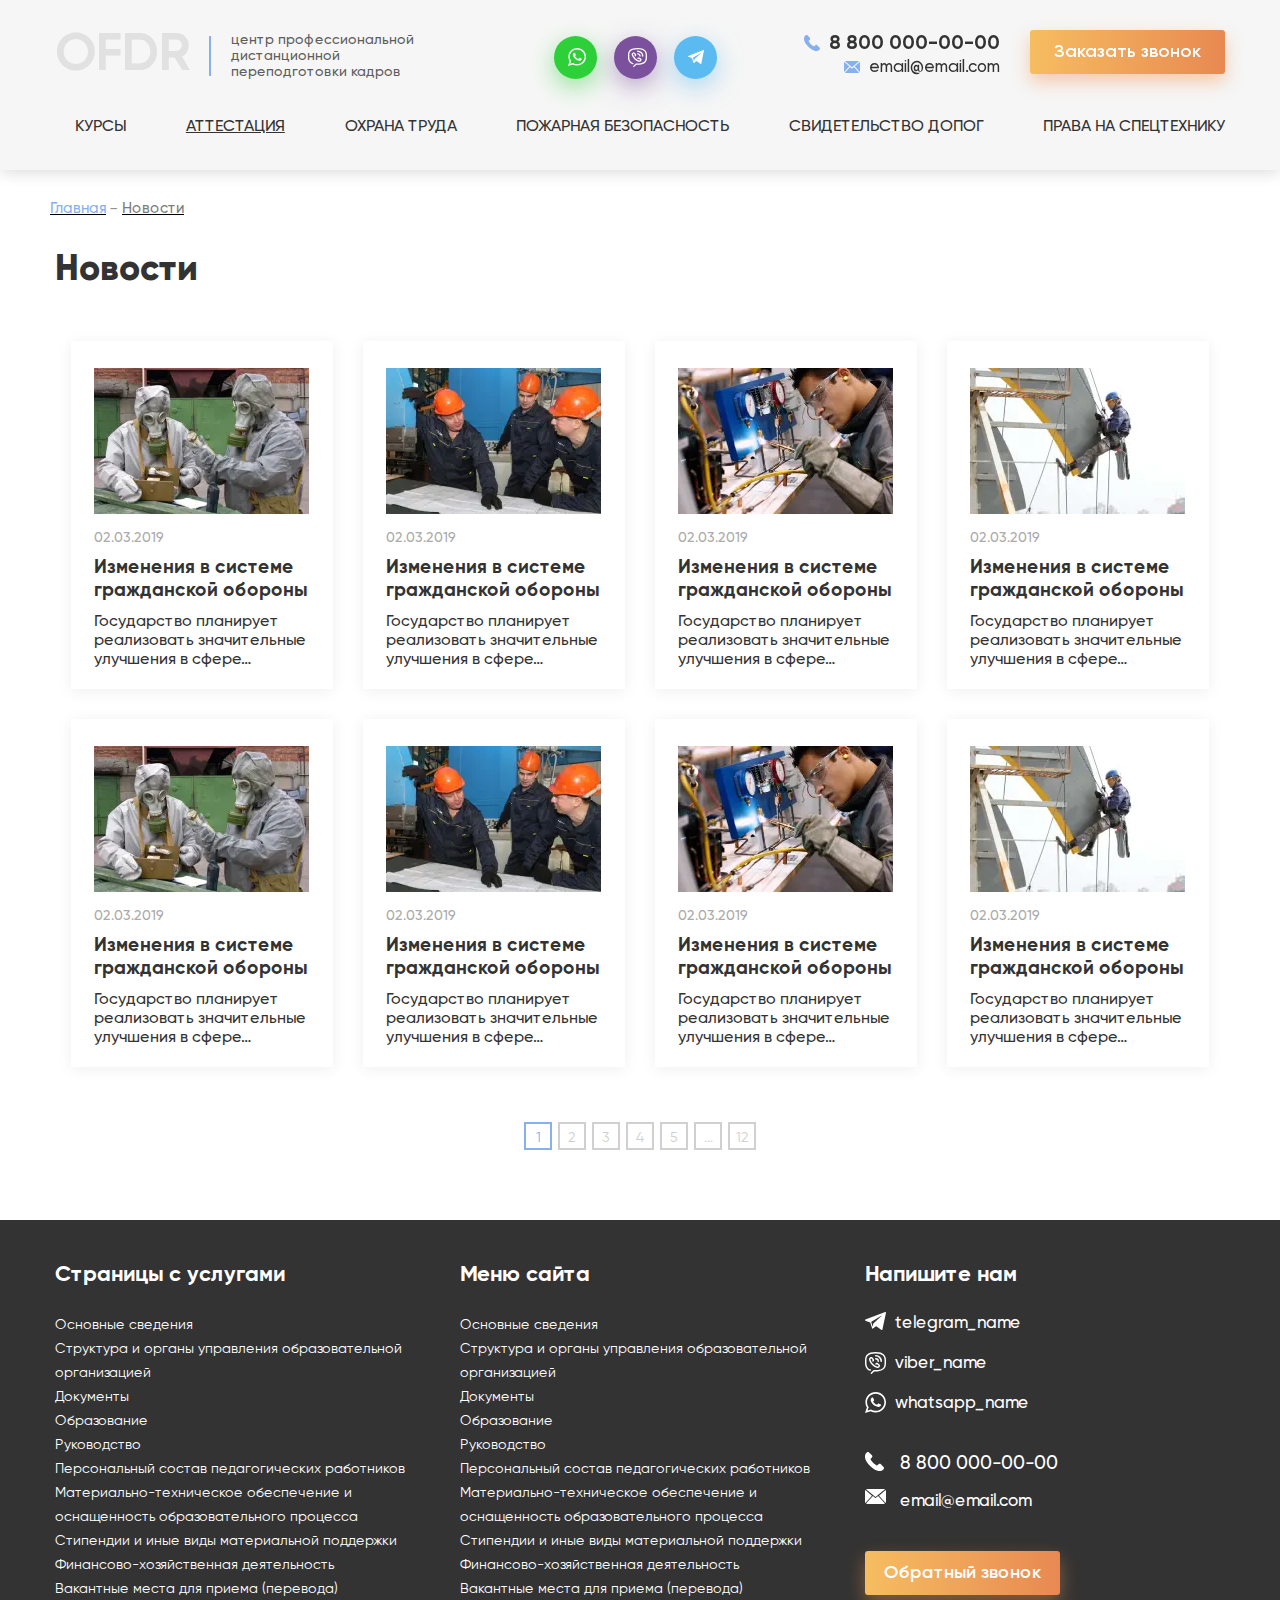
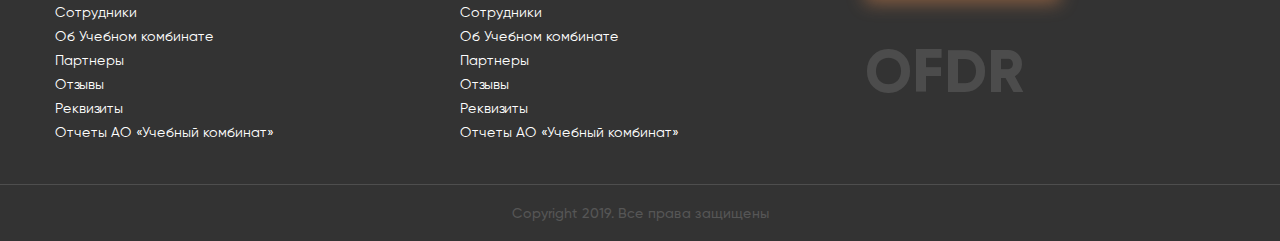
<file: news.html>
<!DOCTYPE html><html lang="ru"> <head>	<title>OFDR news</title>	<meta charset="UTF-8">	<meta name="format-detection" content="telephone=no">	<link rel="stylesheet" href="css/style.min.css">	<link rel="shortcut icon" href="favicon.ico">	<!-- <meta name="robots" content="noindex, nofollow"> -->	<!-- <meta name="viewport" content="width=device-width, initial-scale=1.0, maximum-scale=1.0, user-scalable=0"> -->	<meta name="viewport" content="width=device-width, initial-scale=1.0"></head><body>	<div class="wrapper">		<header class="header header_bg" id="header">	<div class="_container">		<div class="header__body">			<div class="header__feedback">				<div class="header__column header__column_left">					<a href="index.html" class="header__logo">OFDR</a>					<ul class="header__logo-list">						<li class="header__logo-link">центр профессиональной </li>						<li class="header__logo-link">дистанционной </li>						<li class="header__logo-link">переподготовки кадров</li>					</ul>				</div>				<div class="header__column column-icon column-icon_header">					<a href="#" class="column-icon__img column-icon__img_1"></a>					<a href="#" class="column-icon__img column-icon__img_2"></a>					<a href="#" class="column-icon__img column-icon__img_3"></a>				</div>				<div class="header__column header__column_right">					<div class="header__burger">						<span></span>					</div>					<div class="header__contact contact-header contact-header_header">						<a href="tel:+88000000000" class="contact-header__call contact-header__call_header">8 800							000-00-00</a>						<a href="mailto:email@email.com"							class="contact-header__mail contact-header__mail_header">email@email.com</a>					</div>					<a href="contacts.html" class="header__btn btn btn_orange">Заказать звонок</a>				</div>			</div>			<nav class="header__menu menu">				<ul class="menu__body">					<li><a class="menu__link " href="#">Курсы</a></li>					<li><a class="menu__link underline" href="certification.html">АТТЕСТАЦИЯ</a></li>					<li><a class="menu__link" href="#">ОХРАНА ТРУДА</a></li>					<li><a class="menu__link" href="#">ПОЖАРНАЯ БЕЗОПАСНОСТЬ</a></li>					<li><a class="menu__link" href="#">СВИДЕТЕЛЬСТВО ДОПОГ</a></li>					<li><a class="menu__link" href="#">ПРАВА НА СПЕЦТЕХНИКУ</a></li>				</ul>			</nav>		</div>	</div></header>		<main class="page">		<nav class="breadcrumbs _container">	<ul class="breadcrumbs__list">		<li><a href="index.html" class="breadcrumbs__link">Главная</a></li>		<li><span class="breadcrumbs__item">Новости</span></li>	</ul></nav>			<section class="news">					<div class="news__content _container">					<h1 class="news__title title title_left">Новости</h1>						<div class="news__column">							<a href="#" class="news__item item-news">								<picture><source srcset="img/news/01.webp" type="image/webp"><img src="img/news/01.jpg" alt=""></picture>								<time datetime="2019-03-02">02.03.2019</time>								<h3 class="item-news__title">Изменения в системе гражданской обороны</h3>								<p class="item-news__text">Государство планирует реализовать значительные улучшения в сфере…</p>							</a>							<a href="#" class="news__item item-news">								<picture><source srcset="img/news/02.webp" type="image/webp"><img src="img/news/02.jpg" alt=""></picture>								<time datetime="2019-03-02">02.03.2019</time>								<h3 class="item-news__title">Изменения в системе гражданской обороны</h3>								<p class="item-news__text">Государство планирует реализовать значительные улучшения в сфере…</p>							</a>							<a href="#" class="news__item item-news">								<picture><source srcset="img/news/03.webp" type="image/webp"><img src="img/news/03.jpg" alt=""></picture>								<time datetime="2019-03-02">02.03.2019</time>								<h3 class="item-news__title">Изменения в системе гражданской обороны</h3>								<p class="item-news__text">Государство планирует реализовать значительные улучшения в сфере…</p>							</a>							<a href="#" class="news__item item-news">								<picture><source srcset="img/news/04.webp" type="image/webp"><img src="img/news/04.jpg" alt=""></picture>								<time datetime="2019-03-02">02.03.2019</time>								<h3 class="item-news__title">Изменения в системе гражданской обороны</h3>								<p class="item-news__text">Государство планирует реализовать значительные улучшения в сфере…</p>							</a>							<a href="#" class="news__item item-news">								<picture><source srcset="img/news/01.webp" type="image/webp"><img src="img/news/01.jpg" alt=""></picture>								<time datetime="2019-03-02">02.03.2019</time>								<h3 class="item-news__title">Изменения в системе гражданской обороны</h3>								<p class="item-news__text">Государство планирует реализовать значительные улучшения в сфере…</p>							</a>							<a href="#" class="news__item item-news">								<picture><source srcset="img/news/02.webp" type="image/webp"><img src="img/news/02.jpg" alt=""></picture>								<time datetime="2019-03-02">02.03.2019</time>								<h3 class="item-news__title">Изменения в системе гражданской обороны</h3>								<p class="item-news__text">Государство планирует реализовать значительные улучшения в сфере…</p>							</a>							<a href="#" class="news__item item-news">								<picture><source srcset="img/news/03.webp" type="image/webp"><img src="img/news/03.jpg" alt=""></picture>								<time datetime="2019-03-02">02.03.2019</time>								<h3 class="item-news__title">Изменения в системе гражданской обороны</h3>								<p class="item-news__text">Государство планирует реализовать значительные улучшения в сфере…</p>							</a>							<a href="#" class="news__item item-news">								<picture><source srcset="img/news/04.webp" type="image/webp"><img src="img/news/04.jpg" alt=""></picture>								<time datetime="2019-03-02">02.03.2019</time>								<h3 class="item-news__title">Изменения в системе гражданской обороны</h3>								<p class="item-news__text">Государство планирует реализовать значительные улучшения в сфере…</p>							</a>						</div>						<div class="pagging">	<ul class="pagging__list">		<li><a href="#" class="pagging__item _active">1</a></li>		<li><a href="#" class="pagging__item">2</a></li>		<li><a href="#" class="pagging__item">3</a></li>		<li><a href="#" class="pagging__item">4</a></li>		<li><a href="#" class="pagging__item">5</a></li>		<li><a href="#" class="pagging__item">...</a></li>		<li><a href="#" class="pagging__item">12</a></li>	</ul></div>					</div>			</section>		</main>		<footer class="footer">	<div class='_container'>		<div class="footer__row">			<div class="footer__column">				<h2 class="footer__title">Страницы с услугами</h2>				<ul class="footer__list">					<li><a href="#" class="footer__link">Основные сведения</a></li>					<li><a href="#" class="footer__link">Структура и органы управления образовательной организацией</a></li>					<li><a href="#" class="footer__link">Документы</a></li>					<li><a href="#" class="footer__link">Образование</a></li>					<li><a href="#" class="footer__link">Руководство</a></li>					<li><a href="#" class="footer__link">Персональный состав педагогических работников</a></li>					<li><a href="#" class="footer__link">Материально-техническое обеспечение и оснащенность образовательного							процесса</a></li>					<li><a href="#" class="footer__link">Стипендии и иные виды материальной поддержки</a></li>					<li><a href="#" class="footer__link">Финансово-хозяйственная деятельность</a></li>					<li><a href="#" class="footer__link">Вакантные места для приема (перевода)</a></li>					<li><a href="#" class="footer__link">Сотрудники</a></li>					<li><a href="#" class="footer__link">Об Учебном комбинате</a></li>					<li><a href="#" class="footer__link">Партнеры</a></li>					<li><a href="#" class="footer__link">Отзывы</a></li>					<li><a href="#" class="footer__link">Реквизиты</a></li>					<li><a href="#" class="footer__link">Отчеты АО «Учебный комбинат»</a></li>				</ul>			</div>			<div class="footer__column">				<h2 class="footer__title">Меню сайта</h2>				<ul class="footer__list">					<li><a href="#" class="footer__link">Основные сведения</a></li>					<li><a href="#" class="footer__link">Структура и органы управления образовательной организацией</a></li>					<li><a href="#" class="footer__link">Документы</a></li>					<li><a href="#" class="footer__link">Образование</a></li>					<li><a href="#" class="footer__link">Руководство</a></li>					<li><a href="#" class="footer__link">Персональный состав педагогических работников</a></li>					<li><a href="#" class="footer__link">Материально-техническое обеспечение и оснащенность образовательного							процесса</a></li>					<li><a href="#" class="footer__link">Стипендии и иные виды материальной поддержки</a></li>					<li><a href="#" class="footer__link">Финансово-хозяйственная деятельность</a></li>					<li><a href="#" class="footer__link">Вакантные места для приема (перевода)</a></li>					<li><a href="#" class="footer__link">Сотрудники</a></li>					<li><a href="#" class="footer__link">Об Учебном комбинате</a></li>					<li><a href="#" class="footer__link">Партнеры</a></li>					<li><a href="#" class="footer__link">Отзывы</a></li>					<li><a href="#" class="footer__link">Реквизиты</a></li>					<li><a href="#" class="footer__link">Отчеты АО «Учебный комбинат»</a></li>				</ul>			</div>			<div class="footer__column">				<h2 class="footer__title">Напишите нам</h2>				<ul class="footer__contacts">					<li><a href="#" class="footer__contact footer__contact_1">telegram_name</a></li>					<li><a href="#" class="footer__contact footer__contact_2">viber_name</a></li>					<li><a href="#" class="footer__contact footer__contact_3">whatsapp_name</a></li>				</ul>				<a href="tell:88000000000" class="footer__feedback footer__feedback_1">8 800 000-00-00</a>				<a href="mail:email@email.com" class="footer__feedback footer__feedback_2">email@email.com</a>				<a href="contacts.html" class="footer__btn btn btn_orange">Обратный звонок</a>				<a href="#" class="footer__ofdr">OFDR</a>			</div>		</div>	</div>	<div class="footer__footer">		<p>Copyright 2019. Все права защищены</p>	</div></footer>	</div>	<div class="popup" id="popup">	<div class="popup__content">		<div class="popup__body">			<div class="popup__close"></div>			<div class="popup__form"></div>			<!-- <p>Форма успешно пошла в обработку!</p>			<p>Форма успешно пошла в обработку!</p>			<p>Форма успешно пошла в обработку!</p>			<p>Форма успешно пошла в обработку!</p>			<p>Форма успешно пошла в обработку!</p> -->		</div>	</div></div><!-- <div class="popup popup_video">	<div class="popup__content">		<div class="popup__body">			<div class="popup__close popup__close_video"></div>			<div class="popup__video _video"></div>		</div>	</div></div> -->	<script src="https://code.jquery.com/jquery-3.3.1.min.js"></script><script src="js/vendors.min.js"></script><script src="js/app.min.js"></script></body></html>
</file>
<file: css/style.min.css>
@charset "UTF-8";@font-face{font-family:Gilroy;font-display:swap;src:url(../fonts/gilroy-regular.woff) format("woff"),url(../fonts/gilroy-regular.woff2) format("woff2");font-weight:400;font-style:normal}@font-face{font-family:Gilroy;font-display:swap;src:url(../fonts/gilroy-medium.woff) format("woff"),url(../fonts/gilroy-medium.woff2) format("woff2");font-weight:500;font-style:normal}@font-face{font-family:Gilroy;font-display:swap;src:url(../fonts/gilroy-semibold.woff) format("woff"),url(../fonts/gilroy-semibold.woff2) format("woff2");font-weight:600;font-style:normal}@font-face{font-family:Gilroy;font-display:swap;src:url(../fonts/gilroy-bold.woff) format("woff"),url(../fonts/gilroy-bold.woff2) format("woff2");font-weight:700;font-style:normal}@font-face{font-family:Gilroy;font-display:swap;src:url(../fonts/gilroy-extrabold.woff) format("woff"),url(../fonts/gilroy-extrabold.woff2) format("woff2");font-weight:800;font-style:normal}@font-face{font-family:Gilroy;font-display:swap;src:url(../fonts/gilroy-black.woff) format("woff"),url(../fonts/gilroy-black.woff2) format("woff2");font-weight:900;font-style:normal}*{padding:0;margin:0;border:0}*,:after,:before{-webkit-box-sizing:border-box;box-sizing:border-box}:active,:focus{outline:0}a:active,a:focus{outline:0}aside,footer,header,nav,section{display:block}body,html{height:100%;min-width:320px}body{line-height:1;font-family:Gilroy;-ms-text-size-adjust:100%;-moz-text-size-adjust:100%;-webkit-text-size-adjust:100%}button,input,textarea{font-family:Gilroy}input::-ms-clear{display:none}button{cursor:pointer}button::-moz-focus-inner{padding:0;border:0}a,a:visited{text-decoration:none}a:hover{text-decoration:none}ul li{list-style:none}img{vertical-align:top}h1,h2,h3,h4,h5,h6{font-weight:inherit;font-size:inherit}body{color:#000;font-size:14px}body._lock{overflow:hidden}.wrapper{width:100%;min-height:100%;overflow:hidden;display:-webkit-box;display:-ms-flexbox;display:flex;-webkit-box-orient:vertical;-webkit-box-direction:normal;-ms-flex-direction:column;flex-direction:column;position:relative}._container{max-width:1190px;margin:0 auto;width:100%;padding:0 10px}input[type=email],input[type=tel],input[type=text],textarea{-webkit-appearance:none;-moz-appearance:none;appearance:none}.input{margin:10px 0 20px 0;display:block;padding:0 20px;width:360px;height:46px;background:#fff;border-radius:2px;font-size:14px;line-height:16px;color:#7b7b7b;-webkit-transition:all .5s ease 0s;-o-transition:all .5s ease 0s;transition:all .5s ease 0s}.input_m{width:164px}.input_b{width:555px}.input_form{width:322px;height:42px;margin:0 0 14px 0}.input_mar{margin:0 0 25px 0}.input[data-value]{font-size:14px;line-height:16px;color:#7b7b7b}.input[data-value]._focus{color:#000}.input:focus{-webkit-box-shadow:0 3px 0 #686868;box-shadow:0 3px 0 #686868}.input._focus{-webkit-box-shadow:0 3px 0 #686868;box-shadow:0 3px 0 #686868}.input._error{border:solid 2px #d40000ff}textarea.input{resize:none;width:322px;height:120px;padding:12px 0 0 16px;margin:0 0 14px 0}.form{padding:65px 0;background:url(../img/bg/bg_form.jpg) center/cover no-repeat}.form__container{max-width:1160px}.form__row{display:-webkit-box;display:-ms-flexbox;display:flex;border-bottom:2px solid #678bc7;padding:0 0 10px 0}.form__title{margin:0 0 30px 0}.form__column{margin:0 30px 0 0}.form__column:last-child{margin:0}.form__body{padding:0 0 15px 0;margin:0 0 30px 0}.form__body:after{content:"";position:absolute;border-radius:5px;width:100%;height:100%;top:0;left:0;background:rgba(24,24,24,.85) url(../img/icons/loading.gif) center/50px no-repeat;opacity:0;visibility:hidden;-webkit-transition:all .5s ease 0s;-o-transition:all .5s ease 0s;transition:all .5s ease 0s}.form__body._sending:after{content:"";opacity:1;visibility:visible}.form__item{display:-webkit-box;display:-ms-flexbox;display:flex;-webkit-box-orient:vertical;-webkit-box-direction:normal;-ms-flex-direction:column;flex-direction:column;width:360px}.form__label{font-size:17px;line-height:20px;color:#516c9a;height:46px;display:-webkit-box;display:-ms-flexbox;display:flex;-webkit-box-align:end;-ms-flex-align:end;align-items:flex-end}.form__content{display:-webkit-box;display:-ms-flexbox;display:flex;margin:30px 0 0 0}.form__content input{margin:0 30px 0 0}.form__items{display:-webkit-box;display:-ms-flexbox;display:flex;-webkit-box-pack:justify;-ms-flex-pack:justify;justify-content:space-between;width:360px;margin:0 30px 0 0}.form__btn{font-weight:800;font-size:15px;line-height:18px;text-align:center;color:#fff}.btn{display:inline-block;cursor:pointer;padding:0 0;border-radius:3px;-webkit-transition:background-color 1.5s ease 0s;-o-transition:background-color 1.5s ease 0s;transition:background-color 1.5s ease 0s}.btn:focus{-webkit-box-shadow:1px 1px 10px 0 #000;box-shadow:1px 1px 10px 0 #000}.btn_blue{width:211px;height:50px;padding:15px 0;background:-webkit-gradient(linear,left top,right top,from(#87aff1),color-stop(100%,#6c80cb),to(#6c80cb));background:-o-linear-gradient(left,#87aff1 0,#6c80cb 100%,#6c80cb 100%);background:linear-gradient(90deg,#87aff1 0,#6c80cb 100%,#6c80cb 100%);-webkit-box-shadow:0 12px 20px rgba(132,170,237,.454846);box-shadow:0 12px 20px rgba(132,170,237,.454846)}.btn_orange{width:195px;height:44px;padding:11px 0;background:-webkit-gradient(linear,left top,right top,from(#f6bd60),to(#e88952));background:-o-linear-gradient(left,#f6bd60 0,#e88952 100%);background:linear-gradient(90deg,#f6bd60 0,#e88952 100%);-webkit-box-shadow:0 8px 18px rgba(242,147,81,.450503);box-shadow:0 8px 18px rgba(242,147,81,.450503)}.btn_oranges{font-size:15px;line-height:18px;text-align:center;color:#fff;width:164px;height:46px;background:-webkit-gradient(linear,left top,right top,from(#f6bd60),to(#e88952));background:-o-linear-gradient(left,#f6bd60 0,#e88952 100%);background:linear-gradient(90deg,#f6bd60 0,#e88952 100%);-webkit-box-shadow:0 8px 18px rgba(167,108,67,.43892);box-shadow:0 8px 18px rgba(167,108,67,.43892)}.btn_clear{width:225px;height:46px;border:2px solid #6d81cc;padding:11px 0}.btn.fw{width:100%}.select{position:relative}.select__item{position:relative}.select__title{color:#000;border:1px solid #d9d9d9;background-color:#fff;cursor:pointer;border-radius:4px}.select__value{display:-webkit-box;display:-ms-flexbox;display:flex;font-size:14px;height:30px;padding:0 15px;-webkit-box-align:center;-ms-flex-align:center;align-items:center;-webkit-box-pack:justify;-ms-flex-pack:justify;justify-content:space-between;-webkit-box-orient:horizontal;-webkit-box-direction:reverse;-ms-flex-direction:row-reverse;flex-direction:row-reverse}.select__value span{height:1em;overflow:hidden;display:-webkit-box;-webkit-line-clamp:1;-webkit-box-orient:vertical}.select__value:before{content:"";display:inline-block;-webkit-transition:all .3s ease 0s;-o-transition:all .3s ease 0s;transition:all .3s ease 0s;width:11px;height:7px;background:url(../img/icons/select.svg) center/100% no-repeat}.select__input{width:100%;background-color:transparent;height:100%}.select__options{color:#000;display:none;position:absolute;top:29px;border-radius:0 0 4px 4px;min-width:100%;left:0;background-color:#fff;border-top:0;border:1px solid #d9d9d9;border-top:0;font-size:14px;padding:10px 0 5px 0}.select__option{cursor:pointer;padding:10px 15px;margin:0}.select._active{z-index:5}.select._active .select__value:before{-webkit-transform:rotate(-180deg);-ms-transform:rotate(-180deg);transform:rotate(-180deg)}.select._active .select__options{display:block}.checkbox._error .checkbox__label::before{border:2px solid #d40000ff}.checkbox__input{display:none}.checkbox__input:checked+.checkbox__label::after{-webkit-transform:scale(1);-ms-transform:scale(1);transform:scale(1)}.checkbox__label{position:relative;display:-webkit-inline-box;display:-ms-inline-flexbox;display:inline-flex;-webkit-box-align:center;-ms-flex-align:center;align-items:center;cursor:pointer;font-size:16px;line-height:calc(20 / 16)}.checkbox__label:before{content:"";-ms-flex-item-align:start;align-self:flex-start;margin:0 10px 0 0;-webkit-box-flex:0;-ms-flex:0 0 20px;flex:0 0 20px;height:20px;background-color:#fff;border:1px solid #a7a9ac;border-radius:4px}.checkbox__label:after{content:"";position:absolute;width:13px;height:13px;top:4px;left:4px;border-radius:4px;background:url(../img/icons/ok.svg) center/cover no-repeat;-webkit-transition:-webkit-transform .5s ease 0s;transition:-webkit-transform .5s ease 0s;-o-transition:transform .5s ease 0s;transition:transform .5s ease 0s;transition:transform .5s ease 0s,-webkit-transform .5s ease 0s;-webkit-transform:scale(0);-ms-transform:scale(0);transform:scale(0)}.options__item{position:relative;cursor:pointer}.options__input{position:absolute;opacity:0;visibility:hidden}.options__input:checked+.options__label:after{-webkit-transform:scale(1);-ms-transform:scale(1);transform:scale(1)}.options__label{position:relative;display:-webkit-inline-box;display:-ms-inline-flexbox;display:inline-flex;cursor:pointer;-webkit-box-align:center;-ms-flex-align:center;align-items:center;letter-spacing:-.3px;line-height:calc(20 / 16);font-size:16px}.options__label:before{content:"";-ms-flex-item-align:start;align-self:flex-start;-webkit-box-flex:0;-ms-flex:0 0 20px;flex:0 0 20px;height:20px;background:#fff;border-radius:50%;margin:0 10px 0 0;border:1px solid #a7a9ac}.options__label:after{content:"";-webkit-transition:all .5s ease 0s;-o-transition:all .5s ease 0s;transition:all .5s ease 0s;position:absolute;top:5px;left:5px;width:10px;height:10px;background-color:#77243a;border-radius:50%;-webkit-transform:scale(0);-ms-transform:scale(0);transform:scale(0)}.file__item{position:relative}.file__input{position:absolute;cursor:pointer;width:100%;height:100%;top:0;left:0;opacity:0;font-size:0}.file__button{display:inline-block;-webkit-box-pack:center;-ms-flex-pack:center;justify-content:center;-webkit-box-align:center;-ms-flex-align:center;align-items:center;min-height:30px;border-radius:5px;background-color:#77243a;padding:8px 20px;color:#fff}.file__preview{display:inline-block;max-width:100px;padding:10px 0 0 0}.file__preview img{max-width:100%}.rating-block{display:table;font-size:0}.rating{display:inline-block;position:relative;vertical-align:middle}.rating.edit .star{cursor:pointer}.rating .star{width:17px;height:14px;display:inline-block;position:relative;z-index:3}.rating__line{position:absolute;width:85px;height:14px;top:0;left:0;background:url(../img/icons/bg_rating.svg) 0 0 no-repeat;z-index:1;background-size:85px 100%}.rating__activeline{position:absolute;width:0;height:14px;top:0;left:0;background:url(../img/icons/bg_rating_active.svg) 0 0 no-repeat;z-index:2;background-size:85px 100%}.rating__value{display:inline-block;color:#1b3139;font-size:14px;line-height:13px;vertical-align:middle}.quantity{width:88px;height:40px;display:-webkit-box;display:-ms-flexbox;display:flex;border:1px solid rgba(166,166,166,.45)}.quantity__button{-webkit-box-flex:0;-ms-flex:0 0 30px;flex:0 0 30px;position:relative;cursor:pointer}.quantity__button::after,.quantity__button::before{content:"";position:absolute;top:50%;left:50%;-webkit-transition:all .3s ease 0s;-o-transition:all .3s ease 0s;transition:all .3s ease 0s;margin:0 0 0 -4.5px;background-color:#a6a6a6;width:9px;height:1px}.quantity__button_plus::before{-webkit-transform:rotate(-90deg);-ms-transform:rotate(-90deg);transform:rotate(-90deg)}.quantity__input{-webkit-box-flex:1;-ms-flex:1 1 auto;flex:1 1 auto}.quantity__input input{height:100%;color:#a6a6a6;font-size:12px;width:100%;text-align:center}.title{font-weight:800;font-size:36px;line-height:46px;text-align:center;color:#333}.title_w{color:#fff}.title_left{text-align:left}.column-icon{display:-webkit-box;display:-ms-flexbox;display:flex;-webkit-box-pack:center;-ms-flex-pack:center;justify-content:center;-webkit-box-align:center;-ms-flex-align:center;align-items:center;z-index:10;padding:10px 0 0 0;-webkit-box-flex:0;-ms-flex:0 0 170px;flex:0 0 170px;text-align:center}.column-icon__img{position:relative;width:43px;height:43px;display:block;border-radius:50%}.column-icon__img_1{margin:0 17px 0 0;background:#2dd038;-webkit-box-shadow:0 8px 25px rgba(45,208,56,.497678);box-shadow:0 8px 25px rgba(45,208,56,.497678)}.column-icon__img_1:before{content:"";position:absolute;width:18px;height:18px;top:12px;margin:0 0 0 -8px;background:url(../img/header/icon/whatsapp.svg) center/cover no-repeat}.column-icon__img_2{margin:0 17px 0 0;background:#7b519d;-webkit-box-shadow:0 8px 25px rgba(123,81,157,.503797);box-shadow:0 8px 25px rgba(123,81,157,.503797)}.column-icon__img_2:before{content:"";position:absolute;width:19px;height:19px;top:12px;margin:0 0 0 -8px;background:url(../img/header/icon/viber.svg) center/cover no-repeat}.column-icon__img_3{background:#5bbaf0;-webkit-box-shadow:0 8px 25px rgba(91,186,240,.5);box-shadow:0 8px 25px rgba(91,186,240,.5)}.column-icon__img_3:before{content:"";position:absolute;width:16px;height:14px;top:14px;margin:0 0 0 -8px;background:url(../img/header/icon/telegram.svg) center/cover no-repeat}.item-news{display:-webkit-box;display:-ms-flexbox;display:flex;-webkit-box-orient:vertical;-webkit-box-direction:normal;-ms-flex-direction:column;flex-direction:column;width:262px;height:348px;background:#fff;-webkit-box-shadow:0 2px 15px rgba(0,0,0,.0677994);box-shadow:0 2px 15px rgba(0,0,0,.0677994);margin:0 0 35px 0;padding:27px 23px 0 23px;margin:15px;color:#333}.item-news_padding{margin:0 0 0 35px}.item-news img{width:215px;height:146px;margin:0 0 15px 0}.item-news time{font-weight:500;font-size:14px;line-height:16px;color:#ababab;margin:0 0 10px 0}.item-news__title{font-weight:700;font-size:19px;line-height:23px;margin:0 0 10px 0}.item-news__text{font-weight:500;font-size:16px;line-height:19px;margin:0 0 10px 0}.parallax__list{position:absolute;width:100%;height:100%;top:0;left:0}.parallax__list li{position:absolute;width:100%;height:100%;top:0;left:0}.parallax__figures{position:absolute;z-index:-1}.parallax__figures_1{left:4%;top:9%;-webkit-animation:scale 5s infinite alternate cubic-bezier(.355,.05,.915,1.6);animation:scale 5s infinite alternate cubic-bezier(.355,.05,.915,1.6)}.parallax__figures_2{left:8%;top:35%;-webkit-animation:scale 5s infinite alternate cubic-bezier(.355,.05,.915,1.6);animation:scale 5s infinite alternate cubic-bezier(.355,.05,.915,1.6)}.parallax__figures_3{left:12%;top:15%;-webkit-animation:rotate 5s infinite alternate cubic-bezier(.355,.05,.915,1.6);animation:rotate 5s infinite alternate cubic-bezier(.355,.05,.915,1.6)}.parallax__figures_4{left:13%;top:61%;-webkit-animation:rotate 5s infinite alternate cubic-bezier(.355,.05,.915,1.6);animation:rotate 5s infinite alternate cubic-bezier(.355,.05,.915,1.6)}.parallax__figures_5{left:22%;top:33%;-webkit-animation:rotate 5s infinite alternate cubic-bezier(.355,.05,.915,1.6);animation:rotate 5s infinite alternate cubic-bezier(.355,.05,.915,1.6)}.parallax__figures_6{left:17%;bottom:9%;-webkit-animation:scale 5s infinite alternate cubic-bezier(.355,.05,.915,1.6);animation:scale 5s infinite alternate cubic-bezier(.355,.05,.915,1.6)}.parallax__figures_7{left:38%;bottom:20%;-webkit-animation:scale 5s infinite alternate cubic-bezier(.355,.05,.915,1.6);animation:scale 5s infinite alternate cubic-bezier(.355,.05,.915,1.6)}.parallax__figures_8{left:45%;bottom:28%;-webkit-animation:rotate 5s infinite alternate cubic-bezier(.355,.05,.915,1.6);animation:rotate 5s infinite alternate cubic-bezier(.355,.05,.915,1.6)}.parallax__figures_9{right:25%;top:10%;-webkit-animation:scale 5s infinite alternate cubic-bezier(.355,.05,.915,1.6);animation:scale 5s infinite alternate cubic-bezier(.355,.05,.915,1.6)}.parallax__figures_10{right:30%;top:2%;-webkit-animation:rotate 5s infinite alternate cubic-bezier(.355,.05,.915,1.6);animation:rotate 5s infinite alternate cubic-bezier(.355,.05,.915,1.6)}.parallax__figures_11{left:35%;bottom:10%;-webkit-animation:scale 5s infinite alternate cubic-bezier(.355,.05,.915,1.6);animation:scale 5s infinite alternate cubic-bezier(.355,.05,.915,1.6)}.parallax__figures_12{left:40%;bottom:16%;-webkit-animation:rotate 5s infinite alternate cubic-bezier(.355,.05,.915,1.6);animation:rotate 5s infinite alternate cubic-bezier(.355,.05,.915,1.6)}.parallax__figures_13{right:35%;top:6%;-webkit-animation:scale 5s infinite alternate cubic-bezier(.355,.05,.915,1.6);animation:scale 5s infinite alternate cubic-bezier(.355,.05,.915,1.6)}.parallax__figures_14{right:20%;top:2%;-webkit-animation:rotate 5s infinite alternate cubic-bezier(.355,.05,.915,1.6);animation:rotate 5s infinite alternate cubic-bezier(.355,.05,.915,1.6)}.parallax__figures_15{right:48%;bottom:10%;-webkit-animation:scale 5s infinite alternate cubic-bezier(.355,.05,.915,1.6);animation:scale 5s infinite alternate cubic-bezier(.355,.05,.915,1.6)}.parallax__figures_16{right:41%;bottom:15%;-webkit-animation:rotate 5s infinite alternate cubic-bezier(.355,.05,.915,1.6);animation:rotate 5s infinite alternate cubic-bezier(.355,.05,.915,1.6)}.parallax__figures_17{right:38%;top:5%;-webkit-animation:rotate 5s infinite alternate cubic-bezier(.355,.05,.915,1.6);animation:rotate 5s infinite alternate cubic-bezier(.355,.05,.915,1.6)}.parallax__figures_18{right:34%;top:17%;-webkit-animation:rotate 5s infinite alternate cubic-bezier(.355,.05,.915,1.6);animation:rotate 5s infinite alternate cubic-bezier(.355,.05,.915,1.6)}.parallax__figures_19{right:30%;top:10%;-webkit-animation:scale 5s infinite alternate cubic-bezier(.355,.05,.915,1.6);animation:scale 5s infinite alternate cubic-bezier(.355,.05,.915,1.6)}@-webkit-keyframes scale{0%{-webkit-transform:rotateZ(90deg);transform:rotateZ(90deg);-webkit-transform:scale(1);transform:scale(1)}50%{-webkit-transform:rotateZ(-90deg);transform:rotateZ(-90deg);-webkit-transform:scale(1.2);transform:scale(1.2)}100%{-webkit-transform:rotateZ(180deg);transform:rotateZ(180deg);-webkit-transform:scale(.8);transform:scale(.8)}}@keyframes scale{0%{-webkit-transform:rotateZ(90deg);transform:rotateZ(90deg);-webkit-transform:scale(1);transform:scale(1)}50%{-webkit-transform:rotateZ(-90deg);transform:rotateZ(-90deg);-webkit-transform:scale(1.2);transform:scale(1.2)}100%{-webkit-transform:rotateZ(180deg);transform:rotateZ(180deg);-webkit-transform:scale(.8);transform:scale(.8)}}@-webkit-keyframes rotate{0%{-webkit-transform:rotateZ(90deg);transform:rotateZ(90deg)}50%{-webkit-transform:rotateZ(-90deg);transform:rotateZ(-90deg)}100%{-webkit-transform:rotateZ(180deg);transform:rotateZ(180deg)}}@keyframes rotate{0%{-webkit-transform:rotateZ(90deg);transform:rotateZ(90deg)}50%{-webkit-transform:rotateZ(-90deg);transform:rotateZ(-90deg)}100%{-webkit-transform:rotateZ(180deg);transform:rotateZ(180deg)}}.breadcrumbs{overflow:auto;display:-webkit-box;display:-ms-flexbox;display:flex;white-space:nowrap;-ms-flex-wrap:wrap;flex-wrap:wrap;height:75px;-webkit-box-align:center;-ms-flex-align:center;align-items:center;padding:0 5px;text-decoration:underline}.breadcrumbs__list{display:-webkit-box;display:-ms-flexbox;display:flex;white-space:nowrap;position:relative}.breadcrumbs__list li{padding:0 8px 0 0;margin:0 8px 0 0}.breadcrumbs__list li:after{content:"-";position:absolute;color:#929191;font-size:18px;margin:0 0 0 3px}.breadcrumbs__list li:last-child{margin:0}.breadcrumbs__list li:last-child:after{content:"";background:0 0}.breadcrumbs__link{font-weight:500;font-size:15px;line-height:18px;color:#86afef}.breadcrumbs__item{color:#7d7d7d;font-weight:500;font-size:15px;line-height:18px}.arrow{position:absolute;height:40px;bottom:0;left:50%;margin:0 0 0 -16px;-webkit-animation:arrow 1.2s infinite linear;animation:arrow 1.2s infinite linear}@-webkit-keyframes arrow{0%{bottom:0}50%{bottom:15px}100%{bottom:0}}@keyframes arrow{0%{bottom:0}50%{bottom:15px}100%{bottom:0}}.underline{text-decoration:underline}.block{padding:75px 0}.block_bg{background-color:#f3f3F3FF}._ibg{position:relative}._ibg img{position:absolute;width:100%;height:100vh;top:0;left:0;-o-object-fit:cover;object-fit:cover}body.ie ._ibg{background-position:center;background-size:cover;background-repeat:no-repeat}body.ie ._ibg img{width:0;height:0;opacity:0;visibility:hidden}.row:after{display:block;content:"";clear:both}.rub:after{content:"₽"}ol.counter{list-style-type:none;counter-reset:item}ol.counter li{position:relative;padding:0 0 0 45px}ol.counter li:before{counter-increment:item;content:counter(item);position:absolute;left:0;top:0;color:#818181;font-size:14px;font-weight:700;text-align:center;line-height:26px;border-radius:50%;width:28px;height:28px;border:1px solid #4274bb}.ellipsis{display:block;overflow:hidden;width:100%;white-space:nowrap;-o-text-overflow:ellipsis;text-overflow:ellipsis}.es{overflow:hidden;white-space:nowrap;-o-text-overflow:ellipsis;text-overflow:ellipsis}.table{display:table;font-size:0;width:100%}.trow{display:table-row}.cell{display:table-cell}.cell.full{width:100%}.video{position:relative;overflow:hidden;height:0;padding-bottom:56.25%}.video embed,.video iframe,.video object,.video video{position:absolute;top:0;left:0;width:100%;height:100%}.videobg embed,.videobg iframe,.videobg object,.videobg video{position:fixed;top:50%;left:50%;min-width:100%;min-height:100%;width:auto;height:auto;z-index:-100;-webkit-transform:translateX(-50%) translateY(-50%);-ms-transform:translateX(-50%) translateY(-50%);transform:translateX(-50%) translateY(-50%);background-size:cover}.moretext{overflow:hidden}.moretext__more{cursor:pointer}.moretext__more span{font-style:normal}.moretext__more span:first-child{display:block}.moretext__more span:last-child{display:none}.moretext__more.active span{font-style:normal}.moretext__more.active span:first-child{display:none}.moretext__more.active span:last-child{display:block}#map{background:url(../img/icons/loading.gif) center/50px no-repeat}._swiper{overflow:hidden}._swiper>div{width:100%;height:100%;-webkit-box-sizing:content-box;box-sizing:content-box;display:-webkit-box;display:-ms-flexbox;display:flex;position:relative}._swiper.swiper-container-autoheight>div{-webkit-box-align:start;-ms-flex-align:start;align-items:flex-start}.swiper-container-initialized .swiper-slide{-ms-flex-negative:0;flex-shrink:0}.swiper-container-android .swiper-slide,.swiper-container-android .swiper-wrapper{-webkit-transform:translate3d(0,0,0);transform:translate3d(0,0,0)}.swiper-button-lock{display:none!important}.slick-slider{position:relative}.slick-slider .slick-list,.slick-slider .slick-track{-webkit-transform:translate3d(0,0,0);-ms-transform:translate3d(0,0,0);transform:translate3d(0,0,0)}.slick-slider .slick-list{position:relative;overflow:hidden;width:100%}.slick-slider .slick-track{position:relative;width:100%;display:-webkit-box;display:-ms-flexbox;display:flex}.slick-slider .slick-slide{position:relative}.tab__item{display:none}.tab__item.active{display:block}._tabs-block{display:none}._tabs-block._active{display:block}.mirror{-webkit-transform:scale(-1,1);-ms-transform:scale(-1,1);transform:scale(-1,1)}.nicescroll-rails{z-index:1000!important}.gm-style-iw-t{opacity:0}.baloon{opacity:1;right:-7px!important;bottom:80px!important}.baloon button{display:none!important}.baloon:after{display:none!important}.baloon-style{display:none}.baloon-content.gm-style-iw{opacity:1;border-radius:0!important;max-width:300px!important;padding:0!important;left:0!important;width:100%!important;overflow:visible!important}.baloon-content.gm-style-iw>.gm-style-iw-d{overflow:hidden!important;max-width:none!important}.baloon-content.gm-style-iw:after{display:none!important}.baloon-close{top:18px!important}._custom-scroll{position:fixed;right:0;top:0;width:3px;height:100%;z-index:1000}._custom-scroll__line{background-color:rgba(0,0,0,.5);border-radius:3px 0 0 3px;position:relative;left:0;top:0;width:100%}.pagging{display:-webkit-box;display:-ms-flexbox;display:flex;-webkit-box-pack:center;-ms-flex-pack:center;justify-content:center;-webkit-box-align:center;-ms-flex-align:center;align-items:center}.pagging__list{display:-webkit-box;display:-ms-flexbox;display:flex}.pagging__list li{margin:0 3px}.pagging__item{padding:5px 0;border:2px solid #d0d0d0;-webkit-box-sizing:border-box;box-sizing:border-box;display:inline-block;width:28px;height:28px;font-size:14px;line-height:17px;text-align:center;color:#cfcfcf}.pagging__item._active{color:#87b0ee;border:2px solid #87b0ee}.popup{overflow:auto;-webkit-overflow-scrolling:touch;z-index:100;padding:30px 10px;position:fixed;top:0;left:0;width:100%;height:100%;-webkit-transition:visibility .8s ease 0s;-o-transition:visibility .8s ease 0s;transition:visibility .8s ease 0s;visibility:hidden}.popup::before{content:"";background-color:rgba(0,0,0,.9);z-index:1;position:fixed;width:100%;height:100%;top:0;left:0;opacity:0;-webkit-transition:opacity .8s ease 0s;-o-transition:opacity .8s ease 0s;transition:opacity .8s ease 0s}.popup.show{visibility:visible}.popup.show::before{opacity:1}.popup.show .popup__body{-webkit-transform:scale(1);-ms-transform:scale(1);transform:scale(1)}.popup._active{visibility:visible}.popup._active::before{opacity:1}.popup._active .popup__body{-webkit-transition:all .3s ease .2s;-o-transition:all .3s ease .2s;transition:all .3s ease .2s;-webkit-transform:scale(1);-ms-transform:scale(1);transform:scale(1)}.popup__content{display:-webkit-box;display:-ms-flexbox;display:flex;-webkit-box-orient:vertical;-webkit-box-direction:normal;-ms-flex-direction:column;flex-direction:column;-webkit-box-align:center;-ms-flex-align:center;align-items:center;min-height:100%;-webkit-box-flex:1;-ms-flex:1 1 auto;flex:1 1 auto;width:100%;display:flex;-webkit-box-pack:center;-ms-flex-pack:center;justify-content:center;align-items:center}.popup__body{-webkit-transform:scale(0);-ms-transform:scale(0);transform:scale(0);z-index:2;-webkit-transition:all .3s ease 0s;-o-transition:all .3s ease 0s;transition:all .3s ease 0s;background-color:#fff;padding:50px;width:100%;max-width:800px}.popup__close{width:20px;height:20px;position:absolute;top:10px;right:10px;cursor:pointer;z-index:30;background:url(../img/icons/close.svg) 0 0 no-repeat}@font-face{font-family:swiper-icons;src:url("data:application/font-woff;charset=utf-8;base64, [base64]//wADZ2x5ZgAAAywAAADMAAAD2MHtryVoZWFkAAABbAAAADAAAAA2E2+eoWhoZWEAAAGcAAAAHwAAACQC9gDzaG10eAAAAigAAAAZAAAArgJkABFsb2NhAAAC0AAAAFoAAABaFQAUGG1heHAAAAG8AAAAHwAAACAAcABAbmFtZQAAA/gAAAE5AAACXvFdBwlwb3N0AAAFNAAAAGIAAACE5s74hXjaY2BkYGAAYpf5Hu/j+W2+MnAzMYDAzaX6QjD6/4//Bxj5GA8AuRwMYGkAPywL13jaY2BkYGA88P8Agx4j+/8fQDYfA1AEBWgDAIB2BOoAeNpjYGRgYNBh4GdgYgABEMnIABJzYNADCQAACWgAsQB42mNgYfzCOIGBlYGB0YcxjYGBwR1Kf2WQZGhhYGBiYGVmgAFGBiQQkOaawtDAoMBQxXjg/wEGPcYDDA4wNUA2CCgwsAAAO4EL6gAAeNpj2M0gyAACqxgGNWBkZ2D4/wMA+xkDdgAAAHjaY2BgYGaAYBkGRgYQiAHyGMF8FgYHIM3DwMHABGQrMOgyWDLEM1T9/w8UBfEMgLzE////P/5//f/V/xv+r4eaAAeMbAxwIUYmIMHEgKYAYjUcsDAwsLKxc3BycfPw8jEQA/[base64]/uznmfPFBNODM2K7MTQ45YEAZqGP81AmGGcF3iPqOop0r1SPTaTbVkfUe4HXj97wYE+yNwWYxwWu4v1ugWHgo3S1XdZEVqWM7ET0cfnLGxWfkgR42o2PvWrDMBSFj/IHLaF0zKjRgdiVMwScNRAoWUoH78Y2icB/yIY09An6AH2Bdu/UB+yxopYshQiEvnvu0dURgDt8QeC8PDw7Fpji3fEA4z/PEJ6YOB5hKh4dj3EvXhxPqH/SKUY3rJ7srZ4FZnh1PMAtPhwP6fl2PMJMPDgeQ4rY8YT6Gzao0eAEA409DuggmTnFnOcSCiEiLMgxCiTI6Cq5DZUd3Qmp10vO0LaLTd2cjN4fOumlc7lUYbSQcZFkutRG7g6JKZKy0RmdLY680CDnEJ+UMkpFFe1RN7nxdVpXrC4aTtnaurOnYercZg2YVmLN/d/gczfEimrE/fs/bOuq29Zmn8tloORaXgZgGa78yO9/cnXm2BpaGvq25Dv9S4E9+5SIc9PqupJKhYFSSl47+Qcr1mYNAAAAeNptw0cKwkAAAMDZJA8Q7OUJvkLsPfZ6zFVERPy8qHh2YER+3i/BP83vIBLLySsoKimrqKqpa2hp6+jq6RsYGhmbmJqZSy0sraxtbO3sHRydnEMU4uR6yx7JJXveP7WrDycAAAAAAAH//wACeNpjYGRgYOABYhkgZgJCZgZNBkYGLQZtIJsFLMYAAAw3ALgAeNolizEKgDAQBCchRbC2sFER0YD6qVQiBCv/H9ezGI6Z5XBAw8CBK/m5iQQVauVbXLnOrMZv2oLdKFa8Pjuru2hJzGabmOSLzNMzvutpB3N42mNgZGBg4GKQYzBhYMxJLMlj4GBgAYow/P/PAJJhLM6sSoWKfWCAAwDAjgbRAAB42mNgYGBkAIIbCZo5IPrmUn0hGA0AO8EFTQAA") format("woff");font-weight:400;font-style:normal}:root{--swiper-theme-color:#007aff}.swiper-container{margin-left:auto;margin-right:auto;position:relative;overflow:hidden;list-style:none;padding:0;z-index:1}.swiper-container-vertical>.swiper-wrapper{-webkit-box-orient:vertical;-webkit-box-direction:normal;-ms-flex-direction:column;flex-direction:column}.swiper-wrapper{position:relative;width:100%;height:100%;z-index:1;display:-webkit-box;display:-ms-flexbox;display:flex;-webkit-transition-property:-webkit-transform;transition-property:-webkit-transform;-o-transition-property:transform;transition-property:transform;transition-property:transform,-webkit-transform;-webkit-box-sizing:content-box;box-sizing:content-box}.swiper-container-android .swiper-slide,.swiper-wrapper{-webkit-transform:translate3d(0,0,0);transform:translate3d(0,0,0)}.swiper-container-multirow>.swiper-wrapper{-ms-flex-wrap:wrap;flex-wrap:wrap}.swiper-container-multirow-column>.swiper-wrapper{-ms-flex-wrap:wrap;flex-wrap:wrap;-webkit-box-orient:vertical;-webkit-box-direction:normal;-ms-flex-direction:column;flex-direction:column}.swiper-container-free-mode>.swiper-wrapper{-webkit-transition-timing-function:ease-out;-o-transition-timing-function:ease-out;transition-timing-function:ease-out;margin:0 auto}.swiper-slide{-ms-flex-negative:0;flex-shrink:0;width:100%;height:100%;position:relative;-webkit-transition-property:-webkit-transform;transition-property:-webkit-transform;-o-transition-property:transform;transition-property:transform;transition-property:transform,-webkit-transform}.swiper-slide-invisible-blank{visibility:hidden}.swiper-container-autoheight,.swiper-container-autoheight .swiper-slide{height:auto}.swiper-container-autoheight .swiper-wrapper{-webkit-box-align:start;-ms-flex-align:start;align-items:flex-start;-webkit-transition-property:height,-webkit-transform;transition-property:height,-webkit-transform;-o-transition-property:transform,height;transition-property:transform,height;transition-property:transform,height,-webkit-transform}.swiper-container-3d{-webkit-perspective:1200px;perspective:1200px}.swiper-container-3d .swiper-cube-shadow,.swiper-container-3d .swiper-slide,.swiper-container-3d .swiper-slide-shadow-bottom,.swiper-container-3d .swiper-slide-shadow-left,.swiper-container-3d .swiper-slide-shadow-right,.swiper-container-3d .swiper-slide-shadow-top,.swiper-container-3d .swiper-wrapper{-webkit-transform-style:preserve-3d;transform-style:preserve-3d}.swiper-container-3d .swiper-slide-shadow-bottom,.swiper-container-3d .swiper-slide-shadow-left,.swiper-container-3d .swiper-slide-shadow-right,.swiper-container-3d .swiper-slide-shadow-top{position:absolute;left:0;top:0;width:100%;height:100%;z-index:10}.swiper-container-3d .swiper-slide-shadow-left{background-image:-o-linear-gradient(right,rgba(0,0,0,.5),rgba(0,0,0,0));background-image:-webkit-gradient(linear,right top,left top,from(rgba(0,0,0,.5)),to(rgba(0,0,0,0)));background-image:linear-gradient(to left,rgba(0,0,0,.5),rgba(0,0,0,0))}.swiper-container-3d .swiper-slide-shadow-right{background-image:-o-linear-gradient(left,rgba(0,0,0,.5),rgba(0,0,0,0));background-image:-webkit-gradient(linear,left top,right top,from(rgba(0,0,0,.5)),to(rgba(0,0,0,0)));background-image:linear-gradient(to right,rgba(0,0,0,.5),rgba(0,0,0,0))}.swiper-container-3d .swiper-slide-shadow-top{background-image:-o-linear-gradient(bottom,rgba(0,0,0,.5),rgba(0,0,0,0));background-image:-webkit-gradient(linear,left bottom,left top,from(rgba(0,0,0,.5)),to(rgba(0,0,0,0)));background-image:linear-gradient(to top,rgba(0,0,0,.5),rgba(0,0,0,0))}.swiper-container-3d .swiper-slide-shadow-bottom{background-image:-o-linear-gradient(top,rgba(0,0,0,.5),rgba(0,0,0,0));background-image:-webkit-gradient(linear,left top,left bottom,from(rgba(0,0,0,.5)),to(rgba(0,0,0,0)));background-image:linear-gradient(to bottom,rgba(0,0,0,.5),rgba(0,0,0,0))}.swiper-container-css-mode>.swiper-wrapper{overflow:auto;-ms-overflow-style:none}.swiper-container-css-mode>.swiper-wrapper::-webkit-scrollbar{display:none}.swiper-container-css-mode>.swiper-wrapper>.swiper-slide{scroll-snap-align:start start}.swiper-container-horizontal.swiper-container-css-mode>.swiper-wrapper{-ms-scroll-snap-type:x mandatory;scroll-snap-type:x mandatory}.swiper-container-vertical.swiper-container-css-mode>.swiper-wrapper{-ms-scroll-snap-type:y mandatory;scroll-snap-type:y mandatory}:root{--swiper-navigation-size:44px}.swiper-button-next,.swiper-button-prev{position:absolute;top:50%;height:var(--swiper-navigation-size);margin-top:calc(-1 * var(--swiper-navigation-size)/ 2);z-index:10;cursor:pointer;display:-webkit-box;display:-ms-flexbox;display:flex;-webkit-box-align:center;-ms-flex-align:center;align-items:center;-webkit-box-pack:center;-ms-flex-pack:center;justify-content:center;color:var(--swiper-navigation-color,var(--swiper-theme-color))}.swiper-button-next.swiper-button-disabled,.swiper-button-prev.swiper-button-disabled{opacity:.35;cursor:auto}.swiper-button-next:after,.swiper-button-prev:after{font-family:swiper-icons;font-size:var(--swiper-navigation-size);text-transform:none!important;letter-spacing:0;text-transform:none;font-variant:initial}.swiper-button-prev,.swiper-container-rtl .swiper-button-next{left:10px;right:auto}.swiper-button-prev:after,.swiper-container-rtl .swiper-button-next:after{content:"prev"}.swiper-button-next,.swiper-container-rtl .swiper-button-prev{right:10px;left:auto}.swiper-button-next:after,.swiper-container-rtl .swiper-button-prev:after{content:"next"}.swiper-button-next.swiper-button-white,.swiper-button-prev.swiper-button-white{--swiper-navigation-color:#ffffff}.swiper-button-next.swiper-button-black,.swiper-button-prev.swiper-button-black{--swiper-navigation-color:#000000}.swiper-button-lock{display:none}.swiper-pagination{position:absolute;text-align:center;-webkit-transition:.3s opacity;-o-transition:.3s opacity;transition:.3s opacity;-webkit-transform:translate3d(0,0,0);transform:translate3d(0,0,0);z-index:10}.swiper-pagination.swiper-pagination-hidden{opacity:0}.swiper-container-horizontal>.swiper-pagination-bullets,.swiper-pagination-custom,.swiper-pagination-fraction{bottom:10px;left:0;width:100%}.swiper-pagination-bullets-dynamic{overflow:hidden;font-size:0}.swiper-pagination-bullets-dynamic .swiper-pagination-bullet{-webkit-transform:scale(.33);-ms-transform:scale(.33);transform:scale(.33);position:relative}.swiper-pagination-bullets-dynamic .swiper-pagination-bullet-active{-webkit-transform:scale(1);-ms-transform:scale(1);transform:scale(1)}.swiper-pagination-bullets-dynamic .swiper-pagination-bullet-active-main{-webkit-transform:scale(1);-ms-transform:scale(1);transform:scale(1)}.swiper-pagination-bullets-dynamic .swiper-pagination-bullet-active-prev{-webkit-transform:scale(.66);-ms-transform:scale(.66);transform:scale(.66)}.swiper-pagination-bullets-dynamic .swiper-pagination-bullet-active-prev-prev{-webkit-transform:scale(.33);-ms-transform:scale(.33);transform:scale(.33)}.swiper-pagination-bullets-dynamic .swiper-pagination-bullet-active-next{-webkit-transform:scale(.66);-ms-transform:scale(.66);transform:scale(.66)}.swiper-pagination-bullets-dynamic .swiper-pagination-bullet-active-next-next{-webkit-transform:scale(.33);-ms-transform:scale(.33);transform:scale(.33)}.swiper-pagination-bullet{width:8px;height:8px;display:inline-block;border-radius:100%;background:#000;opacity:.2}button.swiper-pagination-bullet{border:none;margin:0;padding:0;-webkit-box-shadow:none;box-shadow:none;-webkit-appearance:none;-moz-appearance:none;appearance:none}.swiper-pagination-clickable .swiper-pagination-bullet{cursor:pointer}.swiper-pagination-bullet-active{opacity:1;background:var(--swiper-pagination-color,var(--swiper-theme-color))}.swiper-container-vertical>.swiper-pagination-bullets{right:10px;top:50%;-webkit-transform:translate3d(0,-50%,0);transform:translate3d(0,-50%,0)}.swiper-container-vertical>.swiper-pagination-bullets .swiper-pagination-bullet{margin:6px 0;display:block}.swiper-container-vertical>.swiper-pagination-bullets.swiper-pagination-bullets-dynamic{top:50%;-webkit-transform:translateY(-50%);-ms-transform:translateY(-50%);transform:translateY(-50%);width:8px}.swiper-container-vertical>.swiper-pagination-bullets.swiper-pagination-bullets-dynamic .swiper-pagination-bullet{display:inline-block;-webkit-transition:.2s transform,.2s top;-o-transition:.2s transform,.2s top;-webkit-transition:.2s top,.2s -webkit-transform;transition:.2s top,.2s -webkit-transform;transition:.2s transform,.2s top;transition:.2s transform,.2s top,.2s -webkit-transform}.swiper-container-horizontal>.swiper-pagination-bullets .swiper-pagination-bullet{margin:0 4px}.swiper-container-horizontal>.swiper-pagination-bullets.swiper-pagination-bullets-dynamic{left:50%;-webkit-transform:translateX(-50%);-ms-transform:translateX(-50%);transform:translateX(-50%);white-space:nowrap}.swiper-container-horizontal>.swiper-pagination-bullets.swiper-pagination-bullets-dynamic .swiper-pagination-bullet{-webkit-transition:.2s transform,.2s left;-o-transition:.2s transform,.2s left;-webkit-transition:.2s left,.2s -webkit-transform;transition:.2s left,.2s -webkit-transform;transition:.2s transform,.2s left;transition:.2s transform,.2s left,.2s -webkit-transform}.swiper-container-horizontal.swiper-container-rtl>.swiper-pagination-bullets-dynamic .swiper-pagination-bullet{-webkit-transition:.2s transform,.2s right;-o-transition:.2s transform,.2s right;-webkit-transition:.2s right,.2s -webkit-transform;transition:.2s right,.2s -webkit-transform;transition:.2s transform,.2s right;transition:.2s transform,.2s right,.2s -webkit-transform}.swiper-pagination-progressbar{background:rgba(0,0,0,.25);position:absolute}.swiper-pagination-progressbar .swiper-pagination-progressbar-fill{background:var(--swiper-pagination-color,var(--swiper-theme-color));position:absolute;left:0;top:0;width:100%;height:100%;-webkit-transform:scale(0);-ms-transform:scale(0);transform:scale(0);-webkit-transform-origin:left top;-ms-transform-origin:left top;transform-origin:left top}.swiper-container-rtl .swiper-pagination-progressbar .swiper-pagination-progressbar-fill{-webkit-transform-origin:right top;-ms-transform-origin:right top;transform-origin:right top}.swiper-container-horizontal>.swiper-pagination-progressbar,.swiper-container-vertical>.swiper-pagination-progressbar.swiper-pagination-progressbar-opposite{width:100%;height:4px;left:0;top:0}.swiper-container-horizontal>.swiper-pagination-progressbar.swiper-pagination-progressbar-opposite,.swiper-container-vertical>.swiper-pagination-progressbar{width:4px;height:100%;left:0;top:0}.swiper-pagination-white{--swiper-pagination-color:#ffffff}.swiper-pagination-black{--swiper-pagination-color:#000000}.swiper-pagination-lock{display:none}.swiper-scrollbar{border-radius:10px;position:relative;-ms-touch-action:none;background:rgba(0,0,0,.1)}.swiper-container-horizontal>.swiper-scrollbar{position:absolute;left:1%;bottom:3px;z-index:50;height:5px;width:98%}.swiper-container-vertical>.swiper-scrollbar{position:absolute;right:3px;top:1%;z-index:50;width:5px;height:98%}.swiper-scrollbar-drag{height:100%;width:100%;position:relative;background:rgba(0,0,0,.5);border-radius:10px;left:0;top:0}.swiper-scrollbar-cursor-drag{cursor:move}.swiper-scrollbar-lock{display:none}.swiper-zoom-container{width:100%;height:100%;display:-webkit-box;display:-ms-flexbox;display:flex;-webkit-box-pack:center;-ms-flex-pack:center;justify-content:center;-webkit-box-align:center;-ms-flex-align:center;align-items:center;text-align:center}.swiper-zoom-container>canvas,.swiper-zoom-container>img,.swiper-zoom-container>svg{max-width:100%;max-height:100%;-o-object-fit:contain;object-fit:contain}.swiper-slide-zoomed{cursor:move}.swiper-lazy-preloader{width:42px;height:42px;position:absolute;left:50%;top:50%;margin-left:-21px;margin-top:-21px;z-index:10;-webkit-transform-origin:50%;-ms-transform-origin:50%;transform-origin:50%;-webkit-animation:swiper-preloader-spin 1s infinite linear;animation:swiper-preloader-spin 1s infinite linear;-webkit-box-sizing:border-box;box-sizing:border-box;border:4px solid var(--swiper-preloader-color,var(--swiper-theme-color));border-radius:50%;border-top-color:transparent}.swiper-lazy-preloader-white{--swiper-preloader-color:#fff}.swiper-lazy-preloader-black{--swiper-preloader-color:#000}@-webkit-keyframes swiper-preloader-spin{100%{-webkit-transform:rotate(360deg);transform:rotate(360deg)}}@keyframes swiper-preloader-spin{100%{-webkit-transform:rotate(360deg);transform:rotate(360deg)}}.swiper-container .swiper-notification{position:absolute;left:0;top:0;opacity:0;z-index:-1000}.swiper-container-fade.swiper-container-free-mode .swiper-slide{-webkit-transition-timing-function:ease-out;-o-transition-timing-function:ease-out;transition-timing-function:ease-out}.swiper-container-fade .swiper-slide{-webkit-transition-property:opacity;-o-transition-property:opacity;transition-property:opacity}.swiper-container-cube{overflow:visible}.swiper-container-cube .swiper-slide{-webkit-backface-visibility:hidden;backface-visibility:hidden;z-index:1;visibility:hidden;-webkit-transform-origin:0 0;-ms-transform-origin:0 0;transform-origin:0 0;width:100%;height:100%}.swiper-container-cube.swiper-container-rtl .swiper-slide{-webkit-transform-origin:100% 0;-ms-transform-origin:100% 0;transform-origin:100% 0}.swiper-container-cube .swiper-slide-active,.swiper-container-cube .swiper-slide-next,.swiper-container-cube .swiper-slide-next+.swiper-slide,.swiper-container-cube .swiper-slide-prev{visibility:visible}.swiper-container-cube .swiper-slide-shadow-bottom,.swiper-container-cube .swiper-slide-shadow-left,.swiper-container-cube .swiper-slide-shadow-right,.swiper-container-cube .swiper-slide-shadow-top{z-index:0;-webkit-backface-visibility:hidden;backface-visibility:hidden}.swiper-container-cube .swiper-cube-shadow{position:absolute;left:0;bottom:0;width:100%;height:100%;background:#000;opacity:.6;-webkit-filter:blur(50px);filter:blur(50px);z-index:0}.swiper-container-flip{overflow:visible}.swiper-container-flip .swiper-slide{-webkit-backface-visibility:hidden;backface-visibility:hidden;z-index:1}.swiper-container-flip .swiper-slide-shadow-bottom,.swiper-container-flip .swiper-slide-shadow-left,.swiper-container-flip .swiper-slide-shadow-right,.swiper-container-flip .swiper-slide-shadow-top{z-index:0;-webkit-backface-visibility:hidden;backface-visibility:hidden}.swiper-pagination-bullet{opacity:1;width:10px;height:10px;border:solid 1px #19bd9a;background-color:#fff}.swiper-pagination-bullet-active{background-color:#19bd9a}.header{position:absolute;width:100%;top:0;left:0;z-index:50}.header_bg{position:relative;background:#f6f6f6;-webkit-box-shadow:0 2px 15px rgba(0,0,0,.149476);box-shadow:0 2px 15px rgba(0,0,0,.149476)}.header:before{content:"";position:absolute;top:0;left:0;width:100%;height:100%;z-index:2}.header__content{position:relative}.header__feedback{height:90px;display:-webkit-box;display:-ms-flexbox;display:flex;-webkit-box-align:center;-ms-flex-align:center;align-items:center;margin:0 0 10px 0}.header__column{display:-webkit-box;display:-ms-flexbox;display:flex;-webkit-box-flex:0;-ms-flex:0 1 50%;flex:0 1 50%;margin:15px 0 0 0;z-index:10}.header__column_icon{padding:10px 0 0 0;-webkit-box-flex:0;-ms-flex:0 0 170px;flex:0 0 170px;text-align:center}.header__column_right{-webkit-box-pack:end;-ms-flex-pack:end;justify-content:flex-end}.header__logo{position:relative;margin:0 40px 0 0;z-index:10;font-weight:700;font-size:52px;line-height:63px;color:#e1e1e1}.header__logo:after{content:"";position:absolute;width:2px;height:40px;right:-20px;top:15px;background:#d8d8d8;border:1px solid #89afef;-webkit-box-sizing:border-box;box-sizing:border-box;-webkit-transform:matrix(-1,0,0,1,0,0);-ms-transform:matrix(-1,0,0,1,0,0);transform:matrix(-1,0,0,1,0,0)}.header__logo-list{padding:10px 0 0 0}.header__logo-link{font-weight:500;font-size:14px;line-height:16px;color:#5d5d5d}.header__btn{font-weight:600;font-size:18px;line-height:21px;text-align:center;color:#fff}.contact-header{display:-webkit-box;display:-ms-flexbox;display:flex;-webkit-box-orient:vertical;-webkit-box-direction:normal;-ms-flex-direction:column;flex-direction:column;margin:0 30px 0 0;white-space:nowrap}.contact-header__call{position:relative;font-weight:700;font-size:20px;line-height:24px;color:#333;margin:0 0 2px 0}.contact-header__call:before{content:"";position:absolute;width:16px;height:16px;top:5px;margin:0 0 0 -25px;background:url(../img/header/icon/call.svg) center/cover no-repeat}.contact-header__mail{font-weight:500;font-size:17px;color:#333;line-height:20px;position:relative}.contact-header__mail_header{text-align:right}.contact-header__mail:before{content:"";position:absolute;width:16px;height:12px;top:5px;margin:0 0 0 -25px;background:url(../img/header/icon/mail.svg) center/cover no-repeat}.menu{z-index:100}.menu__body{height:70px;-webkit-box-align:center;-ms-flex-align:center;align-items:center;display:-webkit-box;display:-ms-flexbox;display:flex;-webkit-box-pack:justify;-ms-flex-pack:justify;justify-content:space-between}.menu__body li{margin:0 0 20px 20px}.menu__body li+li{margin:0 0 20px 20px;position:relative;z-index:2}.menu__link{font-weight:500;font-size:16px;line-height:19px;text-transform:uppercase;color:#333;white-space:nowrap}.icon-menu{display:none}.footer{background:#333;-webkit-box-sizing:border-box;box-sizing:border-box;padding:40px 0 0 0}.footer__row{display:-webkit-box;display:-ms-flexbox;display:flex;-webkit-box-pack:justify;-ms-flex-pack:justify;justify-content:space-between}.footer__column{-webkit-box-flex:0;-ms-flex:0 0 33.333%;flex:0 0 33.333%;display:-webkit-box;display:-ms-flexbox;display:flex;-webkit-box-orient:vertical;-webkit-box-direction:normal;-ms-flex-direction:column;flex-direction:column;max-width:360px;padding:0 0 40px 0}.footer__title{font-weight:700;font-size:22px;line-height:27px;color:#fff;margin:0 0 25px 0}.footer__link{line-height:24px;color:#fff}.footer__contacts{margin:0 0 20px 0}.footer__contact{font-weight:500;font-size:17px;line-height:20px;display:inline-block;padding:0 0 20px 30px;color:#fff}.footer__contact_1{background:url(../img/footer/01.svg) 0 0 no-repeat}.footer__contact_2{background:url(../img/footer/02.svg) 0 0 no-repeat}.footer__contact_3{background:url(../img/footer/03.svg) 0 0 no-repeat}.footer__feedback{font-weight:500;line-height:22px;color:#fff;padding:0 0 15px 35px}.footer__feedback_1{font-size:19px;background:url(../img/footer/04.svg) 0 0 no-repeat}.footer__feedback_2{font-size:17px;padding:0 0 40px 35px;background:url(../img/footer/05.svg) 0 0 no-repeat}.footer__btn{font-weight:600;font-size:18px;line-height:21px;text-align:center;color:#fff;margin:0 0 40px 0}.footer__ofdr{font-weight:800;font-size:60px;line-height:74px;color:rgba(255,255,255,.12653)}.footer__footer{padding:20px 0;border-top:1px solid #4e4e4e}.footer__footer p{font-weight:500;font-size:14px;line-height:16px;text-align:center;color:#565656}.page{-webkit-box-flex:1;-ms-flex:1 1 auto;flex:1 1 auto}.swiper-pagination{bottom:0}.swiper-pagination span{margin:0 5px}.swiper-pagination-bullet{opacity:1;width:11px;height:11px;background:#e4e4e4}.swiper-pagination-bullet-active{width:12px;height:12px;border:2px solid #84aaed;background-color:#fff}.swiper-button-next::after,.swiper-button-prev::after{margin:80px 0 0 0;color:#acaCACFF;font-size:40px}.main-screen{background:url(../img/header/bg.jpg) center/cover no-repeat;height:725px;display:-webkit-box;display:-ms-flexbox;display:flex;-webkit-box-align:end;-ms-flex-align:end;align-items:flex-end;position:relative}.main-screen__content{display:-webkit-box;display:-ms-flexbox;display:flex;-webkit-box-align:center;-ms-flex-align:center;align-items:center;-webkit-box-pack:justify;-ms-flex-pack:justify;justify-content:space-between}.main-screen__item{width:675px;z-index:1}.main-screen__title{font-weight:900;font-size:40px;line-height:51px;margin:0 0 30px 0}.main-screen__subtitle{font-weight:500;font-size:24px;line-height:28px;margin:0 0 33px 0}.main-screen__subtitle span{font-weight:800;line-height:31px}.main-screen__btn{color:#fff;font-weight:700;font-size:16px;line-height:19px;text-align:center;text-transform:uppercase}.main-screen__image{margin-bottom:-5px}.main-screen__image img{width:100%;display:block}.how-doc{padding:60px 0 0 0}.how-doc__title{margin:0 0 40px 0}.how-doc__content{padding:0 0 60px 0}.how-doc__column{display:-webkit-box;display:-ms-flexbox;display:flex;-webkit-box-pack:justify;-ms-flex-pack:justify;justify-content:space-between;-ms-flex-wrap:wrap;flex-wrap:wrap;-webkit-box-pack:center;-ms-flex-pack:center;justify-content:center}.how-doc__item{-webkit-box-flex:0;-ms-flex:0 0 262px;flex:0 0 262px;width:262px;height:190px;background-color:#fff;-webkit-box-shadow:0 7px 30px rgba(0,0,0,.06);box-shadow:0 7px 30px rgba(0,0,0,.06);text-align:center;margin:15px}.how-doc__item p{margin:0 0 35px 0;font-weight:600;font-size:19px;line-height:23px;color:#333}.how-doc__img{padding:30px 0 15px 0}.privilege{background:#f6f6f6;padding:40px 0}.privilege__content{display:-webkit-box;display:-ms-flexbox;display:flex;-webkit-box-pack:justify;-ms-flex-pack:justify;justify-content:space-between;-ms-flex-wrap:wrap;flex-wrap:wrap}.privilege__item{text-align:center;-webkit-box-flex:0;-ms-flex:0 0 262px;flex:0 0 262px;width:262px}.privilege__icon{width:98px;height:98px;margin:0 auto 15px auto;border-radius:50%;background-color:#fff;border:1px solid #e8e8e8}.privilege__icon_1{padding:25px 0 0 0}.privilege__icon_2{padding:23px 0 0 0}.privilege__icon_3{padding:22px 0 0 0}.privilege__icon_4{padding:35px 0 0 0}.privilege__title-1{margin:0 0 50px 0}.privilege__title{font-weight:800;font-size:22px;line-height:27px;width:260px;margin:0 auto 15px auto}.privilege__text{width:210px;margin:0 auto;font-weight:500;font-size:17px;line-height:25px}.education{padding:60px 0;position:relative;z-index:2}.education__title{margin:0 0 30px 0}.card{z-index:3;padding:50px 0}.card__item{background-color:#333;display:-webkit-box;display:-ms-flexbox;display:flex;-webkit-box-orient:vertical;-webkit-box-direction:normal;-ms-flex-direction:column;flex-direction:column;width:262px;min-height:366px;text-align:center;color:#333;padding:25px;background-color:#fff;-webkit-box-shadow:0 2px 15px rgba(0,0,0,.06);box-shadow:0 2px 15px rgba(0,0,0,.06)}.card__item img{width:215px;height:149px;margin:0 0 17px 0}.card__item span img{margin:2px 0 0 0;width:15px;height:15px}.card__title{font-weight:800;font-size:19px;line-height:23px}.card__open{font-weight:500;font-size:16px;line-height:19px;color:#53b43b;-webkit-box-flex:1;-ms-flex:1 1 auto;flex:1 1 auto;padding:0 0 0 15px}.card__cost{font-weight:800;font-size:22px;line-height:27px}.entry{padding:50px 0 70px 0;background:#f6f6f6;position:relative;text-align:center}.entry__container{position:relative;padding:0 100px}.entry__title{margin:0 0 40px 0}.news-block{position:relative;padding:50px 0;text-align:center;z-index:2}.news-block__title{font-weight:700;font-size:24px;line-height:29px;margin:0 0 25px 0}.news-block__row{display:-webkit-box;display:-ms-flexbox;display:flex;margin:0 0 45px 0}.news-block__column{z-index:3;-webkit-box-flex:0;-ms-flex:0 1 50%;flex:0 1 50%;width:555px;height:348px;margin:0 0 20px 0}.news-block__column_left{display:-webkit-box;display:-ms-flexbox;display:flex;padding:30px 0 20px 25px;background:#fafafb url(../img/news/bg_news.png) right no-repeat;-webkit-box-shadow:0 2px 15px rgba(0,0,0,.0677994);box-shadow:0 2px 15px rgba(0,0,0,.0677994)}.news-block__column_left img{width:275px;margin:20px 0 0 0}.news-block__column_right{display:-webkit-box;display:-ms-flexbox;display:flex;-webkit-box-pack:justify;-ms-flex-pack:justify;justify-content:space-between}.news-block__text{font-weight:500;font-size:16px;line-height:24px}.news-block__btn{position:relative;z-index:4;font-weight:700;font-size:16px;line-height:19px;text-align:center;text-transform:uppercase;color:#6d81cc}.certification__row{position:relative;z-index:2;display:-webkit-box;display:-ms-flexbox;display:flex;min-height:376px;background:#fafafb url(../img/bg/bg_certification.jpg) right no-repeat}.certification__column{z-index:3}.certification__column_left{padding:35px}.certification__column_center{max-width:480px;margin:55px 0 0 55px}.certification__column_right{display:-webkit-box;display:-ms-flexbox;display:flex;-webkit-box-align:center;-ms-flex-align:center;align-items:center}.certification__column_right img{width:351px;display:block}.certification__cost{font-weight:500;font-size:15px;line-height:18px;text-align:center;color:#333;margin:0 0 10px 0}.certification__price{font-weight:800;font-size:36px;line-height:44px;text-align:center;color:#87b0ee;position:relative;margin:0 0 35px 0}.certification__price:before{content:"";position:absolute;width:128px;height:2px;bottom:-10px;background:#87b0ee}.certification__registration{margin:0 0 30px 0}.certification__term{font-weight:500;font-size:15px;line-height:18px;text-align:center;color:#333;margin:0 0 7px 0}.certification__term span{font-weight:800}.certification__term:first-child{margin:0 0 25px 0}.certification__btn{font-weight:700;font-size:16px;line-height:19px;text-align:center;text-transform:uppercase;color:#fff}.certification__title{font-weight:800;font-size:40px;line-height:51px;color:#333;margin:0 0 30px 0}.certification__text{font-weight:500;font-size:17px;line-height:26px}.training{padding:35px 0 50px 0}.training__text{font-size:18px;line-height:24px;margin:0 0 20px 0}.training__title{font-weight:800;font-size:24px;line-height:29px;margin:0 0 10px 0}.training__subtitle{font-weight:700;font-size:19px;line-height:24px;margin:0 0 20px 0}.training__link{font-size:18px;line-height:21px;padding:0 0 10px 75px;position:relative}.training__link:before{content:"";position:absolute;width:9px;top:5px;height:9px;margin:0 0 0 -20px;border-radius:50%;background:#87b0ee}.content{background:url(../img/bg/bg_contact.jpg) 70% 50% no-repeat}.contacts__content{display:-webkit-box;display:-ms-flexbox;display:flex;-webkit-box-pack:justify;-ms-flex-pack:justify;justify-content:space-between;padding:0 0 70px 0}.contacts__title{font-weight:800;font-size:36px;line-height:46px;margin:0 0 15px 0}.contacts__text{font-weight:500;font-size:17px;line-height:20px;margin:0 0 40px 0}.contacts__contact{margin:0 0 0 30px}.contacts__icon{margin:50px 0}.item-contacts{padding:0 0 20px 0;display:-webkit-box;display:-ms-flexbox;display:flex}.item-contacts__item{margin:20px 0 0 30px}.item-contacts__title{font-weight:700;font-size:18px;line-height:22px}.item-contacts__text{font-size:16px;line-height:22px;max-width:360px}.form-contacts{display:-webkit-box;display:-ms-flexbox;display:flex;-webkit-box-orient:vertical;-webkit-box-direction:normal;-ms-flex-direction:column;flex-direction:column;-webkit-box-align:center;-ms-flex-align:center;align-items:center;width:458px;height:482px;background:#87b0ee;-webkit-box-shadow:0 2px 6px rgba(38,54,77,.275514);box-shadow:0 2px 6px rgba(38,54,77,.275514);padding:30px 60px 0 60px}.form-contacts__title{font-weight:800;font-size:30px;line-height:38px;text-align:center;color:#fff;margin:0 0 20px 0}.form-contacts__btn{font-weight:700;font-size:16px;line-height:19px;text-align:center;color:#fff}.news{padding:0 0 70px 0}.news__title{margin:0 0 35px 0}.news__column{display:-webkit-box;display:-ms-flexbox;display:flex;margin:0 0 40px 0;-ms-flex-wrap:wrap;flex-wrap:wrap;-webkit-box-pack:center;-ms-flex-pack:center;justify-content:center}.dnon{display:none}.anime{-webkit-transform:scale(0);-ms-transform:scale(0);transform:scale(0);opacity:0}.hide{-webkit-animation-name:hide;animation-name:hide;-webkit-animation-duration:.5s;animation-duration:.5s;-webkit-animation-fill-mode:forwards;animation-fill-mode:forwards}@-webkit-keyframes hide{0%{visibility:visible}100%{visibility:hidden;width:0;height:0;margin:0;font-size:0}}@keyframes hide{0%{visibility:visible}100%{visibility:hidden;width:0;height:0;margin:0;font-size:0}}@media (min-width:991.98px){.input:hover{-webkit-transform:scale(1.01);-ms-transform:scale(1.01);transform:scale(1.01);-webkit-transition:all .6s ease 0s;-o-transition:all .6s ease 0s;transition:all .6s ease 0s}.btn:hover{-webkit-transform:scale(1.03);-ms-transform:scale(1.03);transform:scale(1.03);-webkit-transition:all .6s ease 0s;-o-transition:all .6s ease 0s;transition:all .6s ease 0s}.quantity__button:hover::after,.quantity__button:hover::before{background-color:rgba(0,0,0,.5)}.column-icon__img:hover{-webkit-transform:scale(1.1);-ms-transform:scale(1.1);transform:scale(1.1);-webkit-transition:all .6s ease 0s;-o-transition:all .6s ease 0s;transition:all .6s ease 0s}.item-news:hover{-webkit-transform:scale(1.03);-ms-transform:scale(1.03);transform:scale(1.03);-webkit-transition:all .6s ease 0s;-o-transition:all .6s ease 0s;transition:all .6s ease 0s;-webkit-box-shadow:0 7px 30px rgba(0,0,0,.15);box-shadow:0 7px 30px rgba(0,0,0,.15)}.item-news:hover img{-webkit-transform:scale(.965);-ms-transform:scale(.965);transform:scale(.965);-webkit-transition:all .6s ease 0s;-o-transition:all .6s ease 0s;transition:all .6s ease 0s}.header__btn:hover{-webkit-transform:scale(1.03);-ms-transform:scale(1.03);transform:scale(1.03);-webkit-transition:all .6s ease 0s;-o-transition:all .6s ease 0s;transition:all .6s ease 0s}.how-doc__item:hover{-webkit-transform:scale(1.03);-ms-transform:scale(1.03);transform:scale(1.03);-webkit-transition:all .6s ease 0s;-o-transition:all .6s ease 0s;transition:all .6s ease 0s;-webkit-box-shadow:0 7px 30px rgba(0,0,0,.15);box-shadow:0 7px 30px rgba(0,0,0,.15)}.how-doc__item:hover img{-webkit-transform:scale(.9);-ms-transform:scale(.9);transform:scale(.9);-webkit-transition:all .6s ease 0s;-o-transition:all .6s ease 0s;transition:all .6s ease 0s}.privilege__icon:hover{-webkit-transform:scale(1.03);-ms-transform:scale(1.03);transform:scale(1.03);-webkit-transition:all .6s ease 0s;-o-transition:all .6s ease 0s;transition:all .6s ease 0s}.privilege__icon:hover img{-webkit-transform:scale(.9);-ms-transform:scale(.9);transform:scale(.9);-webkit-transition:all .6s ease 0s;-o-transition:all .6s ease 0s;transition:all .6s ease 0s}.card__item:hover{-webkit-transform:scale(1.005);-ms-transform:scale(1.005);transform:scale(1.005);-webkit-transition:all .6s ease 0s;-o-transition:all .6s ease 0s;transition:all .6s ease 0s;-webkit-box-shadow:0 7px 30px rgba(0,0,0,.15);box-shadow:0 7px 30px rgba(0,0,0,.15)}.card__item:hover img{-webkit-transform:scale(.965);-ms-transform:scale(.965);transform:scale(.965);-webkit-transition:all .6s ease 0s;-o-transition:all .6s ease 0s;transition:all .6s ease 0s}}@media (min-width:992px){.select__option:hover{background:#d9d9d9}}@media (max-width:1202px){.column-icon_header{-webkit-box-flex:1;-ms-flex:1 1 auto;flex:1 1 auto;-webkit-box-pack:end;-ms-flex-pack:end;justify-content:flex-end}.header__column{margin:0}.header__column_icon{-webkit-box-flex:1;-ms-flex:1 1 auto;flex:1 1 auto;-webkit-box-pack:end;-ms-flex-pack:end;justify-content:flex-end}.header__logo{margin:0 0 0 20px}.header__logo:after{content:"";display:none}.header__logo-list{display:none}.header__btn{display:none}.contact-header_header{margin:0 40px 0 0;-webkit-box-orient:horizontal;-webkit-box-direction:normal;-ms-flex-direction:row;flex-direction:row}.contact-header__call_header{font-size:0;margin:0 0 10px 0}.contact-header__call_header:before{content:"";width:25px;height:25px;margin:0 0 0 -120px}.contact-header__mail_header{font-size:0}.contact-header__mail_header:before{content:"";width:25px;height:21px;margin:0;top:8px;margin:0 0 0 -80px}.menu{position:fixed;width:100%;height:100%;overflow:auto;-webkit-transition:all .8s ease 0s;-o-transition:all .8s ease 0s;transition:all .8s ease 0s;left:0;padding:70px 0 0 0}.menu__body{margin:20px 0 0 0;position:fixed;-webkit-box-align:end;-ms-flex-align:end;align-items:flex-end;-webkit-box-orient:vertical;-webkit-box-direction:normal;-ms-flex-direction:column;flex-direction:column;width:100%;height:100%;overflow:auto;-webkit-transform:translateY(-120%);-ms-transform:translateY(-120%);transform:translateY(-120%);-webkit-transition:all .8s ease 0s;-o-transition:all .8s ease 0s;transition:all .8s ease 0s;top:0;left:0;background-color:rgba(255,255,255,.9);padding:60px 0 0 0}.menu__body li{margin:0 50px 0 0}.menu__body li+li{text-align:right;padding:0 0 30px 0;margin:0 50px 0 0}.menu__body._active{-webkit-transform:none;-ms-transform:none;transform:none;-webkit-transition:all .8s ease 0s;-o-transition:all .8s ease 0s;transition:all .8s ease 0s}.menu__link{width:290px;font-size:25px;line-height:25px;white-space:normal}.icon-menu{position:absolute;cursor:pointer;display:block;z-index:5;top:38px;right:15px;width:30px;height:18px}.icon-menu span{-webkit-transition:all .3s ease 0s;-o-transition:all .3s ease 0s;transition:all .3s ease 0s;top:calc(50% - 1px);left:0;position:absolute;width:100%;height:2px;background-color:#6986b1}.icon-menu span:first-child{top:0}.icon-menu span:last-child{top:auto;bottom:0}.icon-menu._active span{-webkit-transform:scale(0);-ms-transform:scale(0);transform:scale(0)}.icon-menu._active span:first-child{-webkit-transform:rotate(-45deg);-ms-transform:rotate(-45deg);transform:rotate(-45deg);top:calc(50% - 1px)}.icon-menu._active span:last-child{-webkit-transform:rotate(45deg);-ms-transform:rotate(45deg);transform:rotate(45deg);bottom:calc(50% - 1px)}.main-screen{height:550px}.main-screen__title{font-size:25px;line-height:30px;margin:0 0 5px 0}.main-screen__subtitle{font-size:20px;margin:0 0 15px 0}}@media (max-width:1202px) and (max-width:550px){.menu__body li{margin:0 20px 0 0}.menu__body li+li{margin:0 20px 0 0}}@media (max-width:1200px){.item-news_padding{margin:0}.parallax__figures_9{right:35%;top:6%}.parallax__figures_10{right:20%;top:2%}.parallax__figures_11{bottom:5px}.parallax__figures_12{bottom:4px}.parallax__figures_13{top:25px}.how-doc__item{-webkit-box-flex:0;-ms-flex:0 0 370px;flex:0 0 370px;width:370px;margin:10px}.privilege__content{-webkit-box-pack:center;-ms-flex-pack:center;justify-content:center}.privilege__item{-webkit-box-flex:0;-ms-flex:0 0 370px;flex:0 0 370px;width:370px;margin:10px}.education__title{margin:0 0 15px 0}.card__item{width:100%;margin:10px}.entry{padding:30px 0}.entry__container{padding:0}.news-block__row{-webkit-box-orient:vertical;-webkit-box-direction:normal;-ms-flex-direction:column;flex-direction:column;-webkit-box-align:center;-ms-flex-align:center;align-items:center;margin:0 0 15px 0}.certification__column_right{display:none}.contacts__content{-webkit-box-orient:vertical;-webkit-box-direction:normal;-ms-flex-direction:column;flex-direction:column;-webkit-box-align:center;-ms-flex-align:center;align-items:center}.contacts__text{margin:0 0 20px 0}.contacts__icon{margin:20px 0}}@media (max-width:1170px){.input_b{width:360px}.form{padding:30px 0}.form__row{-webkit-box-orient:vertical;-webkit-box-direction:normal;-ms-flex-direction:column;flex-direction:column;-webkit-box-align:center;-ms-flex-align:center;align-items:center}.form__column{margin:0}.form__body{-webkit-box-orient:vertical;-webkit-box-direction:normal;-ms-flex-direction:column;flex-direction:column;-webkit-box-align:center;-ms-flex-align:center;align-items:center}.form__content{-webkit-box-orient:vertical;-webkit-box-direction:normal;-ms-flex-direction:column;flex-direction:column;-webkit-box-align:center;-ms-flex-align:center;align-items:center}.form__content input{margin:0 0 20px 0}.form__items{margin:0 0 20px 0}.btn_oranges{width:360px}}@media (max-width:1070px){.footer__row{-webkit-box-orient:vertical;-webkit-box-direction:normal;-ms-flex-direction:column;flex-direction:column;-webkit-box-align:center;-ms-flex-align:center;align-items:center}}@media (max-width:991.98px){.select__title{font-size:18px}.select__options{font-size:18px}.title{font-size:30px;line-height:35px}.block{padding:55px 0}.how-doc{padding:30px 0 0 0}.how-doc__content{padding:0 0 30px 0}.privilege{padding:20px 0}}@media (max-width:840px){.certification__column_center{margin:55px 0 0 0}}@media (max-width:800px){.contacts__content{padding:0 0 30px 0}}@media (max-width:780px){.certification__column_left{padding:35px 5px}}@media (max-width:767.98px){.block{padding:40px 0}.main-screen{height:450px}}@media (max-width:720px){.certification__title{font-size:30px;line-height:30px}}@media (max-width:700px){.main-screen{-webkit-box-align:center;-ms-flex-align:center;align-items:center}.main-screen__item{width:350px}.main-screen__image{position:absolute;bottom:0;left:50%;opacity:.8;z-index:0}.main-screen__image img{width:250px;display:block}}@media (max-width:620px){.certification__row{background:#fafafb url(../img/bg/bg_bg.jpg) right no-repeat;-webkit-box-orient:vertical;-webkit-box-direction:reverse;-ms-flex-direction:column-reverse;flex-direction:column-reverse;-webkit-box-align:center;-ms-flex-align:center;align-items:center}.certification__column_center{margin:30px 0 0 0;text-align:center}}@media (max-width:600px){.news-block__column{width:300px}.news-block__column_left{background:#fafafb url(../img/news/bg_news.png) right/cover no-repeat;padding:30px 25px 20px 25px;-webkit-box-orient:vertical;-webkit-box-direction:normal;-ms-flex-direction:column;flex-direction:column}.news-block__column_right{-webkit-box-orient:vertical;-webkit-box-direction:normal;-ms-flex-direction:column;flex-direction:column;-webkit-box-align:center;-ms-flex-align:center;align-items:center}}@media (max-width:550px){.column-icon_header{display:none}.header__column_icon{display:none}.contact-header_header{display:none}}@media (max-width:400px){.item-contacts{-webkit-box-orient:vertical;-webkit-box-direction:normal;-ms-flex-direction:column;flex-direction:column;-webkit-box-align:center;-ms-flex-align:center;align-items:center}}@media (max-width:390px){.input{width:300px}.input_m{width:300px}textarea.input{width:300px}.form__item{width:300px;margin:0 auto}.form__label{width:310px}.form__items{-webkit-box-orient:vertical;-webkit-box-direction:normal;-ms-flex-direction:column;flex-direction:column;-webkit-box-align:center;-ms-flex-align:center;align-items:center;margin:0}.btn_oranges{width:310px}.form-contacts__title{font-size:25px}}@supports (-webkit-appearance:none){.form{background:url(../img/bg/bg_form.webp) center/cover no-repeat}.form__body:after{background:rgba(24,24,24,.85) url(../img/icons/loading.gif) center/50px no-repeat}.select__value:before{background:url(../img/icons/select.svg) center/100% no-repeat}.checkbox__label:after{background:url(../img/icons/ok.svg) center/cover no-repeat}.rating__line{background:url(../img/icons/bg_rating.svg) 0 0 no-repeat}.rating__activeline{background:url(../img/icons/bg_rating_active.svg) 0 0 no-repeat}.column-icon__img_1:before{background:url(../img/header/icon/whatsapp.svg) center/cover no-repeat}.column-icon__img_2:before{background:url(../img/header/icon/viber.svg) center/cover no-repeat}.column-icon__img_3:before{background:url(../img/header/icon/telegram.svg) center/cover no-repeat}#map{background:url(../img/icons/loading.gif) center/50px no-repeat}.popup__close{background:url(../img/icons/close.svg) 0 0 no-repeat}.contact-header__call:before{background:url(../img/header/icon/call.svg) center/cover no-repeat}.contact-header__mail:before{background:url(../img/header/icon/mail.svg) center/cover no-repeat}.footer__contact_1{background:url(../img/footer/01.svg) 0 0 no-repeat}.footer__contact_2{background:url(../img/footer/02.svg) 0 0 no-repeat}.footer__contact_3{background:url(../img/footer/03.svg) 0 0 no-repeat}.footer__feedback_1{background:url(../img/footer/04.svg) 0 0 no-repeat}.footer__feedback_2{background:url(../img/footer/05.svg) 0 0 no-repeat}.main-screen{background:url(../img/header/bg.webp) center/cover no-repeat}.news-block__column_left{background:#fafafb url(../img/news/bg_news.webp) right no-repeat}.certification__row{background:#fafafb url(../img/bg/bg_certification.webp) right no-repeat}.content{background:url(../img/bg/bg_contact.webp) 70% 50% no-repeat}}@media (max-width:620px){@supports (-webkit-appearance:none){.certification__row{background:#fafafb url(../img/bg/bg_bg.webp) right no-repeat}}}@media (max-width:600px){@supports (-webkit-appearance:none){.news-block__column_left{background:#fafafb url(../img/news/bg_news.webp) right/cover no-repeat}}}
</file>
